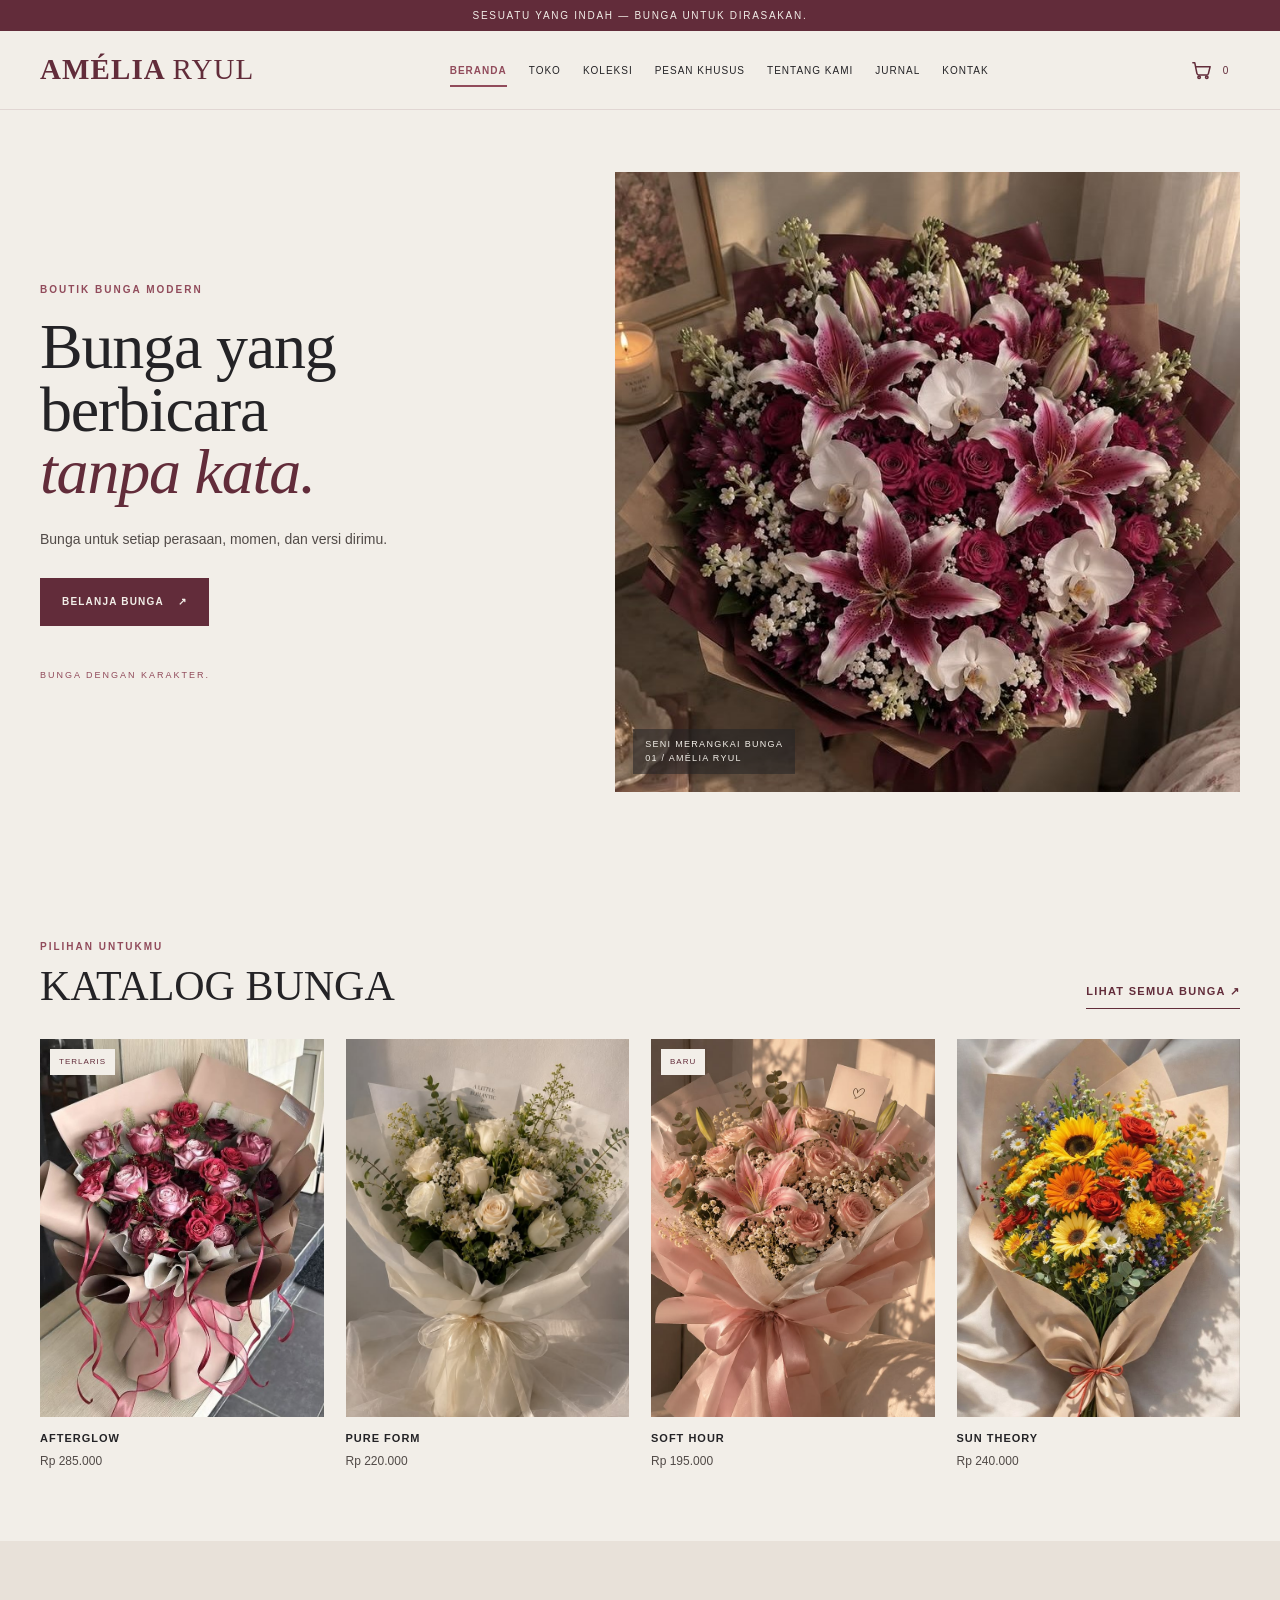
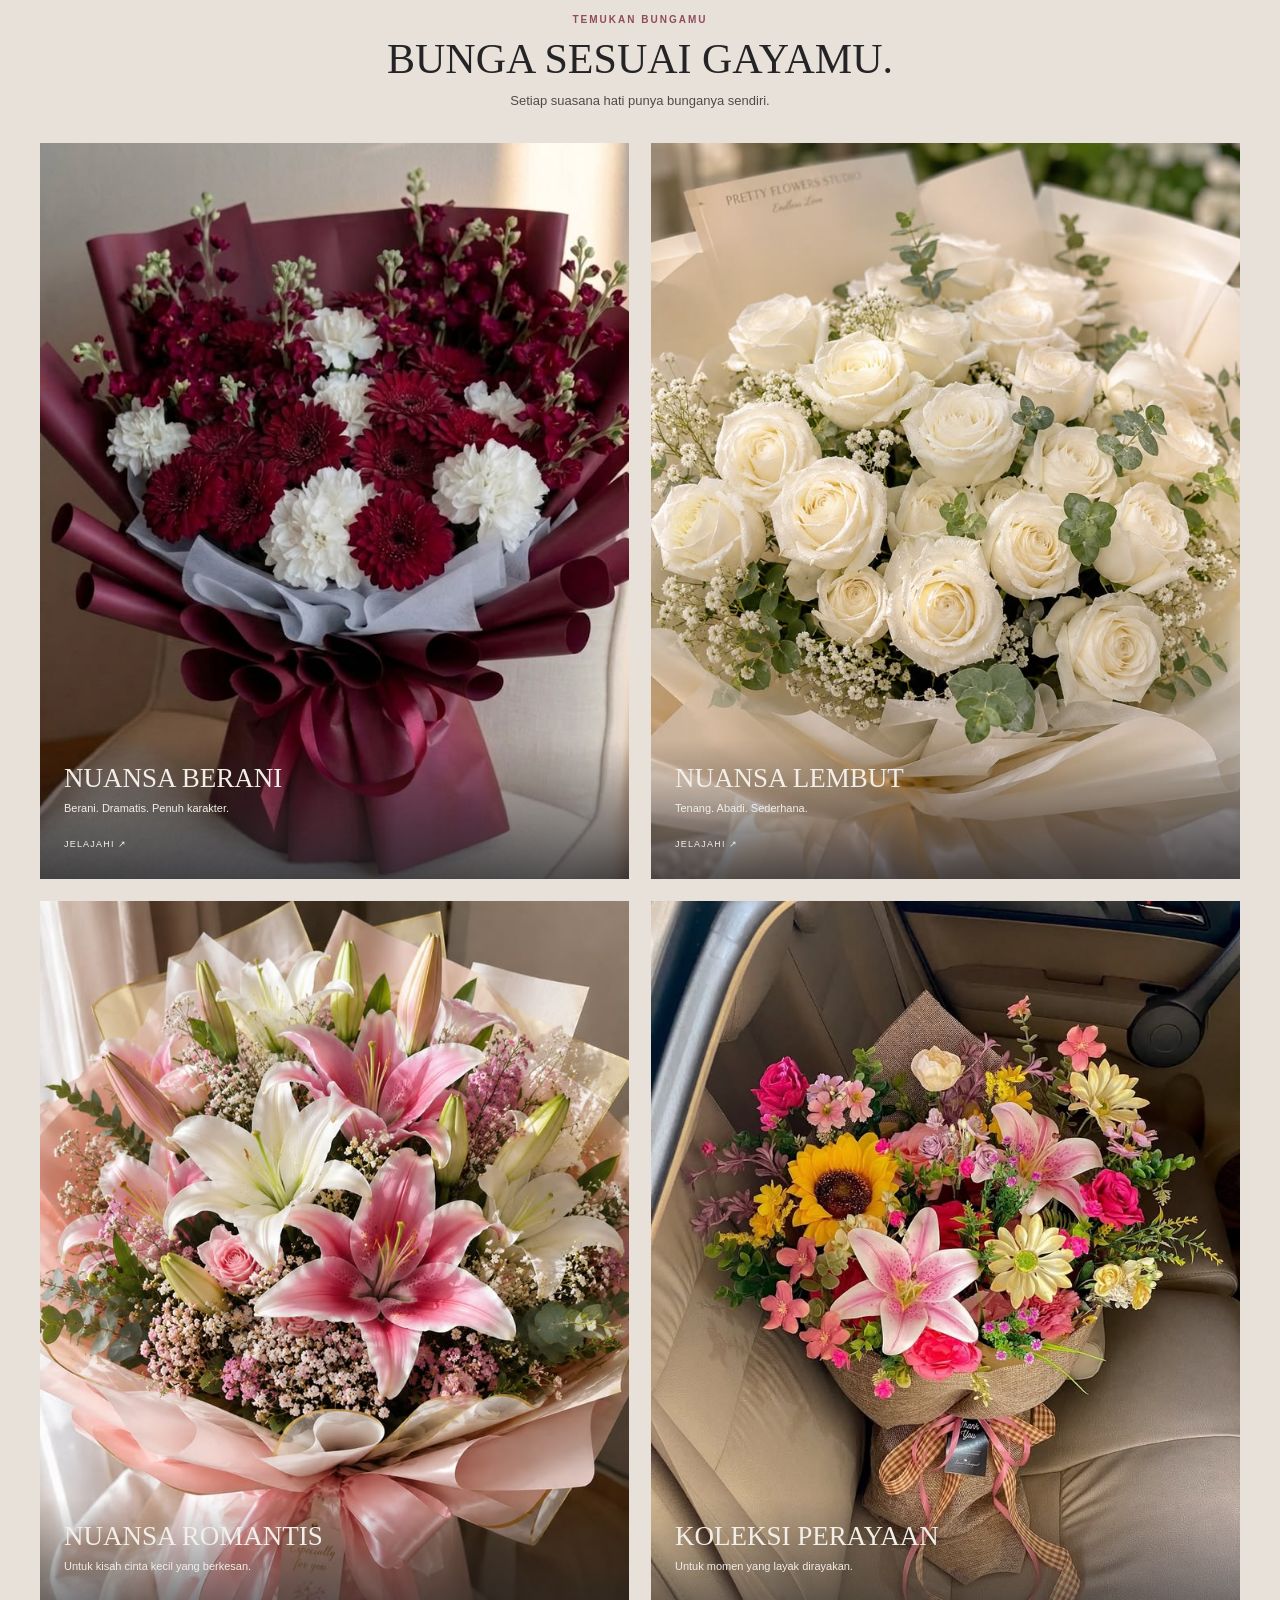
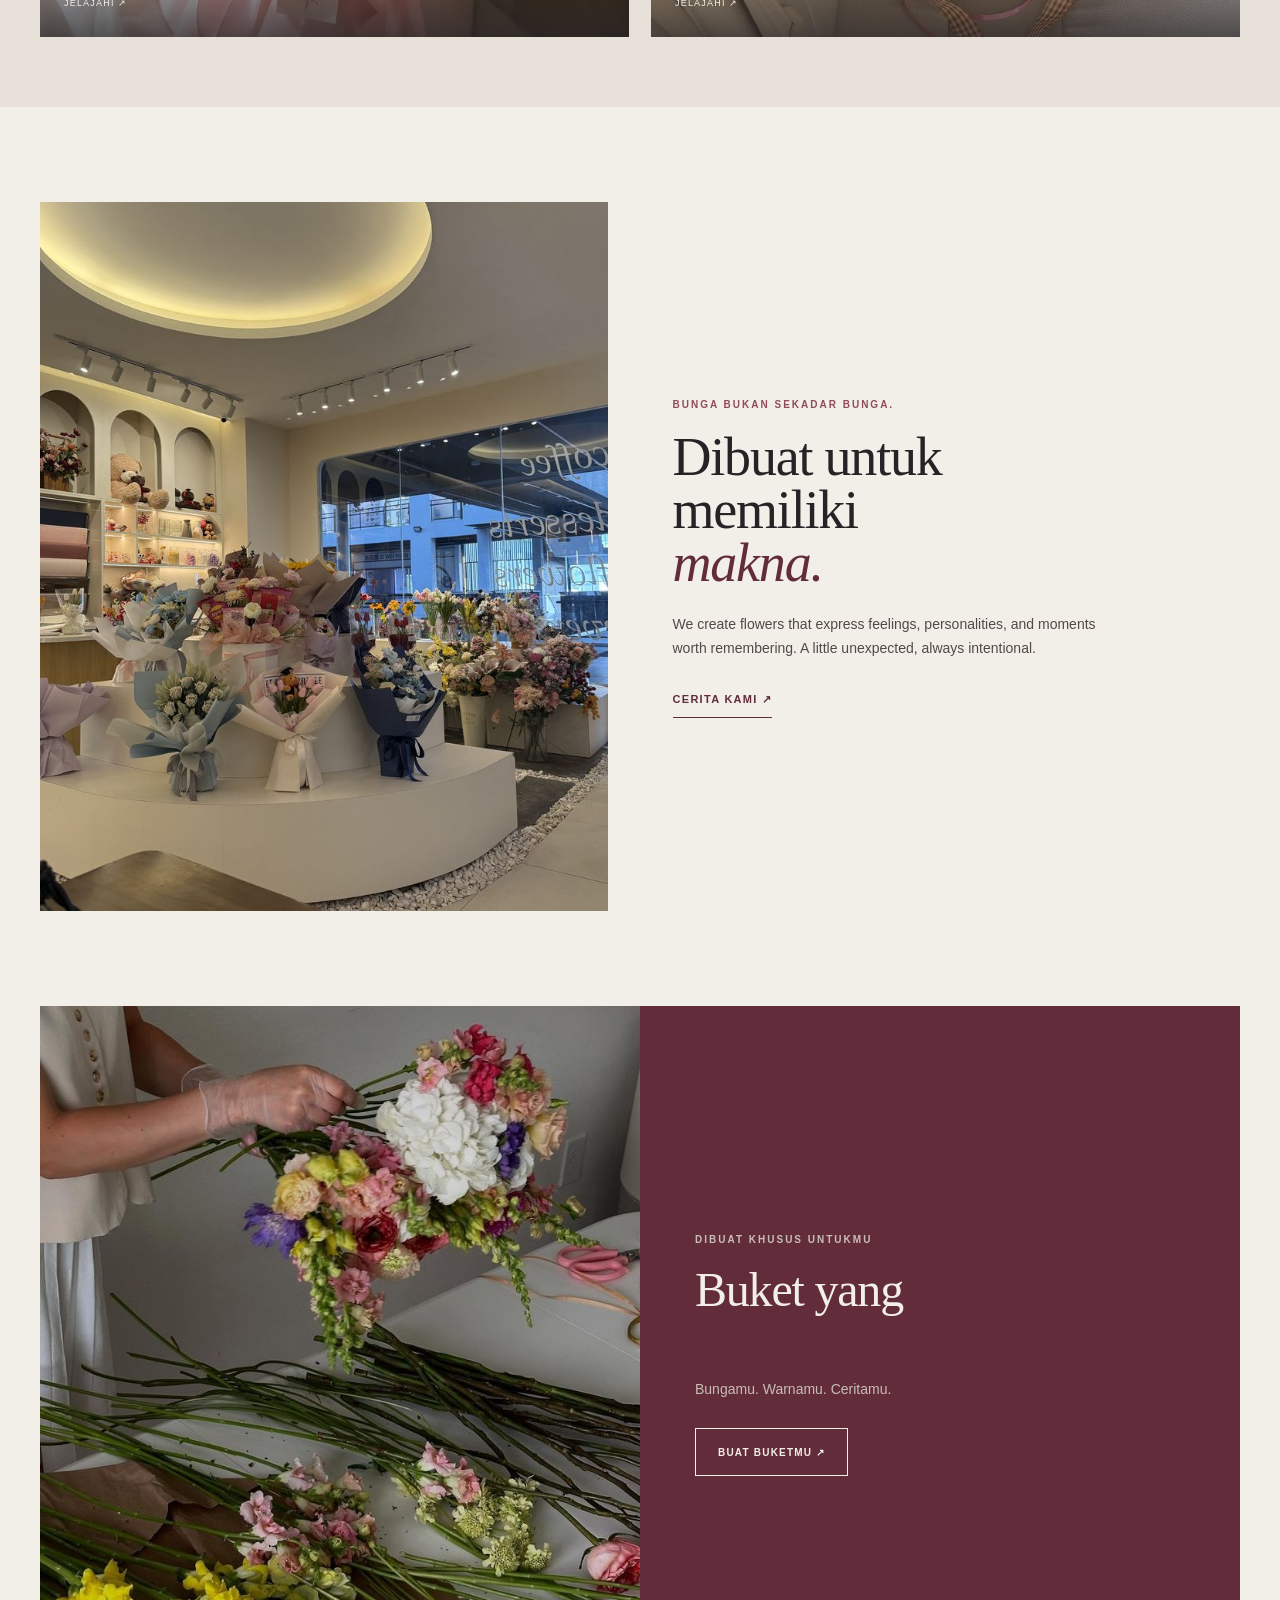
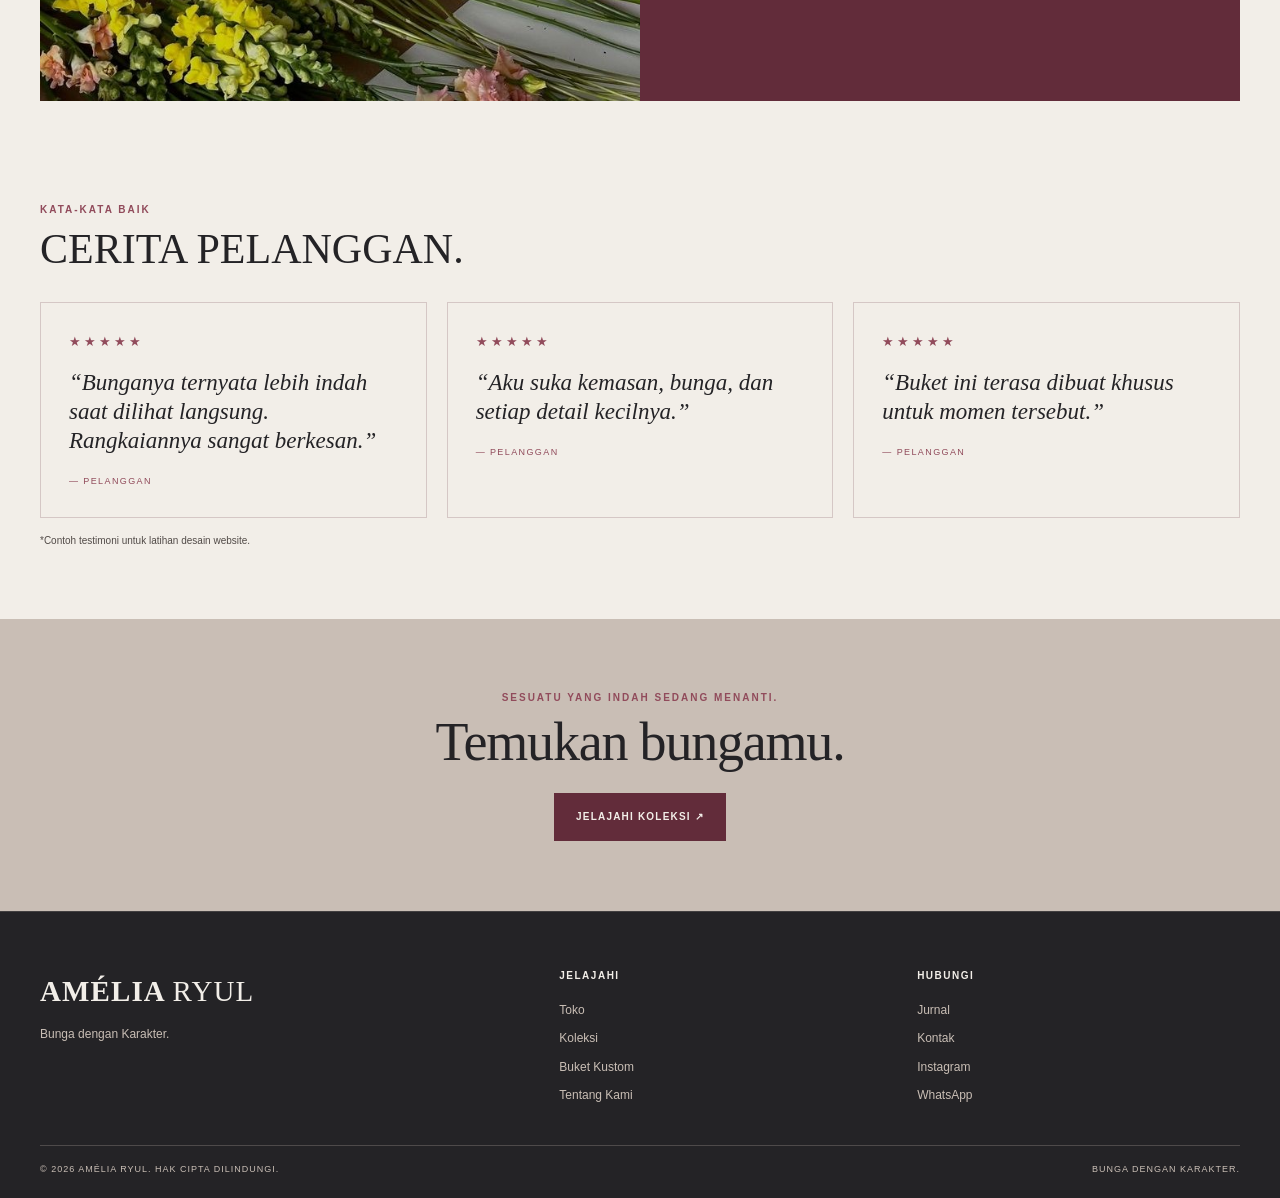
<file: index.html>
<!DOCTYPE html>
<html lang="id">
<head>
	<meta charset="utf-8"/>
	<meta content="width=device-width, initial-scale=1.0" name="viewport"/>
    <title>AMÉLIA RYUL | Bunga dengan Karakter</title>
    <meta content="AMÉLIA RYUL — Boutik bunga modern. Bunga untuk setiap perasaan dan momen." name="description"/>
    <link href="css/amelia_style.css" rel="stylesheet"/>
    <script defer="True" src="js/amelia_script.js"></script>
</head>
    <body>
        <!-- Bar pengumuman -->
        <div class="amelia_announcement">
            <p>SESUATU YANG INDAH — BUNGA UNTUK DIRASAKAN.</p>
        </div>

        <!-- Header dan navigasi -->
        <header class="amelia_header" id="amelia_header">
            <div class="amelia_container amelia_header_inner">
                <a aria-label="Beranda Amélia Ryul" class="amelia_logo" href="index.html">AMÉLIA <span>RYUL</span></a>

                <button aria-expanded="false" aria-label="Buka menu navigasi" class="amelia_menu_toggle" id="amelia_menu_toggle">
                    <span></span>
                    <span></span>
                </button>

                <nav aria-label="Navigasi utama" class="amelia_nav" id="amelia_nav">
                    <a class="amelia_nav_link amelia_active" href="index.html">BERANDA</a>
                    <a class="amelia_nav_link" href="shop.html">TOKO</a>
                    <a class="amelia_nav_link" href="collections.html">KOLEKSI</a>
                    <a class="amelia_nav_link" href="custom.html">PESAN KHUSUS</a>
                    <a class="amelia_nav_link" href="about.html">TENTANG KAMI</a>
                    <a class="amelia_nav_link" href="journal.html">JURNAL</a>
                    <a class="amelia_nav_link" href="contact.html">KONTAK</a>
                </nav>

                <button class="amelia_bag_link amelia_cart_open" id="amelia_cart_open" type="button" aria-label="Buka keranjang belanja" title="Keranjang belanja">
                    <svg class="amelia_cart_icon" viewBox="0 0 24 24" aria-hidden="true"><path d="M3 4h2l2.2 11.1a2 2 0 0 0 2 1.6h8.1a2 2 0 0 0 1.9-1.5L21 8H6"/><circle cx="9.5" cy="19" r="1.3"/><circle cx="17.5" cy="19" r="1.3"/></svg>
                    <span class="amelia_cart_count" id="amelia_cart_count">0</span>
                </button>
            </div>
        </header>

        <!-- Konten utama beranda -->
        <main id="amelia_main">
            <!-- Bagian utama -->
            <section class="amelia_hero amelia_container">
                <div class="amelia_hero_text">
                    <p class="amelia_eyebrow">BOUTIK BUNGA MODERN</p>
                    <h1>Bunga yang berbicara <em>tanpa kata.</em></h1>
                    <p class="amelia_hero_description">Bunga untuk setiap perasaan, momen, dan versi dirimu.</p>
                    <a class="amelia_button amelia_button_dark" href="shop.html">BELANJA BUNGA <span>&nearrow;</span></a>
                    <p class="amelia_hero_note">BUNGA DENGAN KARAKTER.</p>
                </div>

                <div class="amelia_hero_image_wrap">
                    <img alt="Rangkaian bunga editorial bernuansa burgundy dan ivory" class="amelia_hero_image" src="foto\beranda.jpeg"/>
                    <div class="amelia_image_label">SENI MERANGKAI BUNGA<br/>01 / AMÉLIA RYUL</div>
                </div>
            </section>

            <!-- Produk unggulan -->
            <section class="amelia_section amelia_container" id="amelia_featured">
                <div class="amelia_section_heading">
                    <div>
                        <p class="amelia_eyebrow">PILIHAN UNTUKMU</p>
                        <h2>KATALOG BUNGA</h2>
                    </div>
                    <a class="amelia_text_link" href="shop.html">LIHAT SEMUA BUNGA &nearrow;</a>
                </div>

                <div class="amelia_product_grid">
                    <article class="amelia_product_card">
                        <a class="amelia_product_image_link" href="product.html">
                            <img alt="Buket Afterglow bernuansa burgundy" src="foto\afterglow.jpeg"/>
                            <span class="amelia_product_badge">TERLARIS</span>
                        </a>
                        <div class="amelia_product_info">
                            <h3>AFTERGLOW</h3>
                            <p>Rp 285.000</p>
                        </div>
                    </article>

                    <article class="amelia_product_card">
                        <a class="amelia_product_image_link" href="product.html">
                            <img alt="Buket bunga calla lily putih Pure Form" src="foto\pureform.jpeg"/>
                        </a>
                        <div class="amelia_product_info">
                            <h3>PURE FORM</h3>
                            <p>Rp 220.000</p>
                        </div>
                    </article>

                    <article class="amelia_product_card">
                        <a class="amelia_product_image_link" href="product.html">
                            <img alt="Buket mawar merah muda Soft Hour" src="foto\softhour.jpeg"/>
                            <span class="amelia_product_badge">BARU</span>
                        </a>
                        <div class="amelia_product_info">
                            <h3>SOFT HOUR</h3>
                            <p>Rp 195.000</p>
                        </div>
                    </article>

                    <article class="amelia_product_card">
                        <a class="amelia_product_image_link" href="product.html">
                            <img alt="Buket bernuansa kuning dan oranye Sun Theory" src="foto\suntheory.jpeg"/>
                        </a>
                        <div class="amelia_product_info">
                            <h3>SUN THEORY</h3>
                            <p>Rp 240.000</p>
                        </div>
                    </article>
                </div>
            </section>

            <!-- Koleksi -->
            <section class="amelia_section amelia_collections_section">
                <div class="amelia_container">
                    <div class="amelia_section_heading amelia_heading_center">
                        <div>
                            <p class="amelia_eyebrow">TEMUKAN BUNGAMU</p>
                            <h2>BUNGA SESUAI GAYAMU.</h2>
                            <p class="amelia_section_intro">Setiap suasana hati punya bunganya sendiri.</p>
                        </div>
                    </div>

                    <div class="amelia_collection_grid">
                        <a class="amelia_collection_card" href="collections.html">
                            <img alt="Burgundy flowers from Nuansa Berani" src="foto\burgundy.jpeg"/>
                            <div class="amelia_collection_overlay">
                                <h3>NUANSA BERANI</h3>
                                <p>Berani. Dramatis. Penuh karakter.</p>
                                <span>JELAJAHI &nearrow;</span>
                            </div>
                        </a>

                        <a class="amelia_collection_card" href="collections.html">
                            <img alt="Ivory flowers from Nuansa Lembut" src="foto\ivory.jpeg"/>
                            <div class="amelia_collection_overlay">
                                <h3>NUANSA LEMBUT</h3>
                                <p>Tenang. Abadi. Sederhana.</p>
                                <span>JELAJAHI &nearrow;</span>
                            </div>
                        </a>

                        <a class="amelia_collection_card" href="collections.html">
                            <img alt="Pink flowers from Nuansa Romantis" src="foto\pink.jpeg"/>
                            <div class="amelia_collection_overlay">
                                <h3>NUANSA ROMANTIS</h3>
                                <p>Untuk kisah cinta kecil yang berkesan.</p>
                                <span>JELAJAHI &nearrow;</span>
                            </div>
                        </a>

                        <a class="amelia_collection_card" href="collections.html">
                            <img alt="Bunga warna-warni dari koleksi Perayaan" src="foto\mix.jpeg"/>
                            <div class="amelia_collection_overlay">
                                <h3>KOLEKSI PERAYAAN</h3>
                                <p>Untuk momen yang layak dirayakan.</p>
                                <span>JELAJAHI &nearrow;</span>
                            </div>
                        </a>
                    </div>
                </div>
            </section>

            <!-- Cerita merek -->
            <section class="amelia_story_section amelia_container">
                <div class="amelia_story_image">
                    <img alt="Rangkaian bunga artistik di studio" src="foto\studio.jpeg"/>
                </div>

                <div class="amelia_story_content">
                    <p class="amelia_eyebrow">BUNGA BUKAN SEKADAR BUNGA.</p>
                    <h2>Dibuat untuk memiliki <em>makna.</em></h2>
                    <p>We create flowers that express feelings, personalities, and moments worth remembering. A little unexpected, always intentional.</p>
                    <a class="amelia_text_link" href="about.html">CERITA KAMI &nearrow;</a>
                </div>
            </section>

            <!-- Ajakan buket kustom -->
            <section class="amelia_custom_cta amelia_container">
                <div class="amelia_custom_cta_image">
                    <img alt="Inspirasi rangkaian bunga kustom" src="foto\inspirasi.jpeg"/>
                </div>

                <div class="amelia_custom_cta_content">
                    <p class="amelia_eyebrow">DIBUAT KHUSUS UNTUKMU</p>
                    <h2>Buket yang <em>mencerminkan dirimu.</em></h2>
                    <p>Bungamu. Warnamu. Ceritamu.</p>
                    <a class="amelia_button amelia_button_light" href="custom.html">BUAT BUKETMU &nearrow;</a>
                </div>
            </section>

            <!-- Testimoni -->
            <section class="amelia_section amelia_container amelia_testimonials">
                <div class="amelia_section_heading">
                    <div>
                        <p class="amelia_eyebrow">KATA-KATA BAIK</p>
                        <h2>CERITA PELANGGAN.</h2>
                    </div>
                </div>

                <div class="amelia_testimonial_grid">
                    <article class="amelia_testimonial_card">
                        <p aria-label="5 out of 5 stars" class="amelia_stars">&starf;&starf;&starf;&starf;&starf;</p>
                        <blockquote>“Bunganya ternyata lebih indah saat dilihat langsung. Rangkaiannya sangat berkesan.”</blockquote>
                        <p class="amelia_customer">&mdash; PELANGGAN</p>
                    </article>

                    <article class="amelia_testimonial_card">
                        <p aria-label="5 out of 5 stars" class="amelia_stars">&starf;&starf;&starf;&starf;&starf;</p>
                        <blockquote>“Aku suka kemasan, bunga, dan setiap detail kecilnya.”</blockquote>
                        <p class="amelia_customer">&mdash; PELANGGAN</p>
                    </article>

                    <article class="amelia_testimonial_card">
                        <p aria-label="5 out of 5 stars" class="amelia_stars">&starf;&starf;&starf;&starf;&starf;</p>
                        <blockquote>“Buket ini terasa dibuat khusus untuk momen tersebut.”</blockquote>
                        <p class="amelia_customer">&mdash; PELANGGAN</p>
                    </article>
                </div>

                <p class="amelia_testimonial_note">*Contoh testimoni untuk latihan desain website.</p>
            </section>

            <!-- Ajakan terakhir -->
            <section class="amelia_final_cta">
                <div class="amelia_container">
                    <p class="amelia_eyebrow">SESUATU YANG INDAH SEDANG MENANTI.</p>
                    <h2>Temukan bungamu.</h2>
                    <a class="amelia_button amelia_button_dark" href="shop.html">JELAJAHI KOLEKSI &nearrow;</a>
                </div>
            </section>
        </main>

        <!-- Footer -->
        <footer class="amelia_footer">
            <div class="amelia_container amelia_footer_grid">
                <div class="amelia_footer_brand">
                    <a class="amelia_logo amelia_logo_footer" href="index.html">AMÉLIA <span>RYUL</span></a>
                    <p>Bunga dengan Karakter.</p>
                </div>

                <div class="amelia_footer_column">
                    <h2>JELAJAHI</h2>
                    <a href="shop.html">Toko</a>
                    <a href="collections.html">Koleksi</a>
                    <a href="custom.html">Buket Kustom</a>
                    <a href="about.html">Tentang Kami</a>
                </div>

                <div class="amelia_footer_column">
                    <h2>HUBUNGI</h2>
                    <a href="journal.html">Jurnal</a>
                    <a href="contact.html">Kontak</a>
                    <a aria-label="Instagram link" href="#">Instagram</a>
                    <a aria-label="WhatsApp link" href="#">WhatsApp</a>
                </div>
            </div>

            <div class="amelia_container amelia_footer_bottom">
                <p>&copy; 2026 AMÉLIA RYUL. HAK CIPTA DILINDUNGI.</p>
                <p>BUNGA DENGAN KARAKTER.</p>
            </div>
        </footer>
    </body>
</html>
</file>
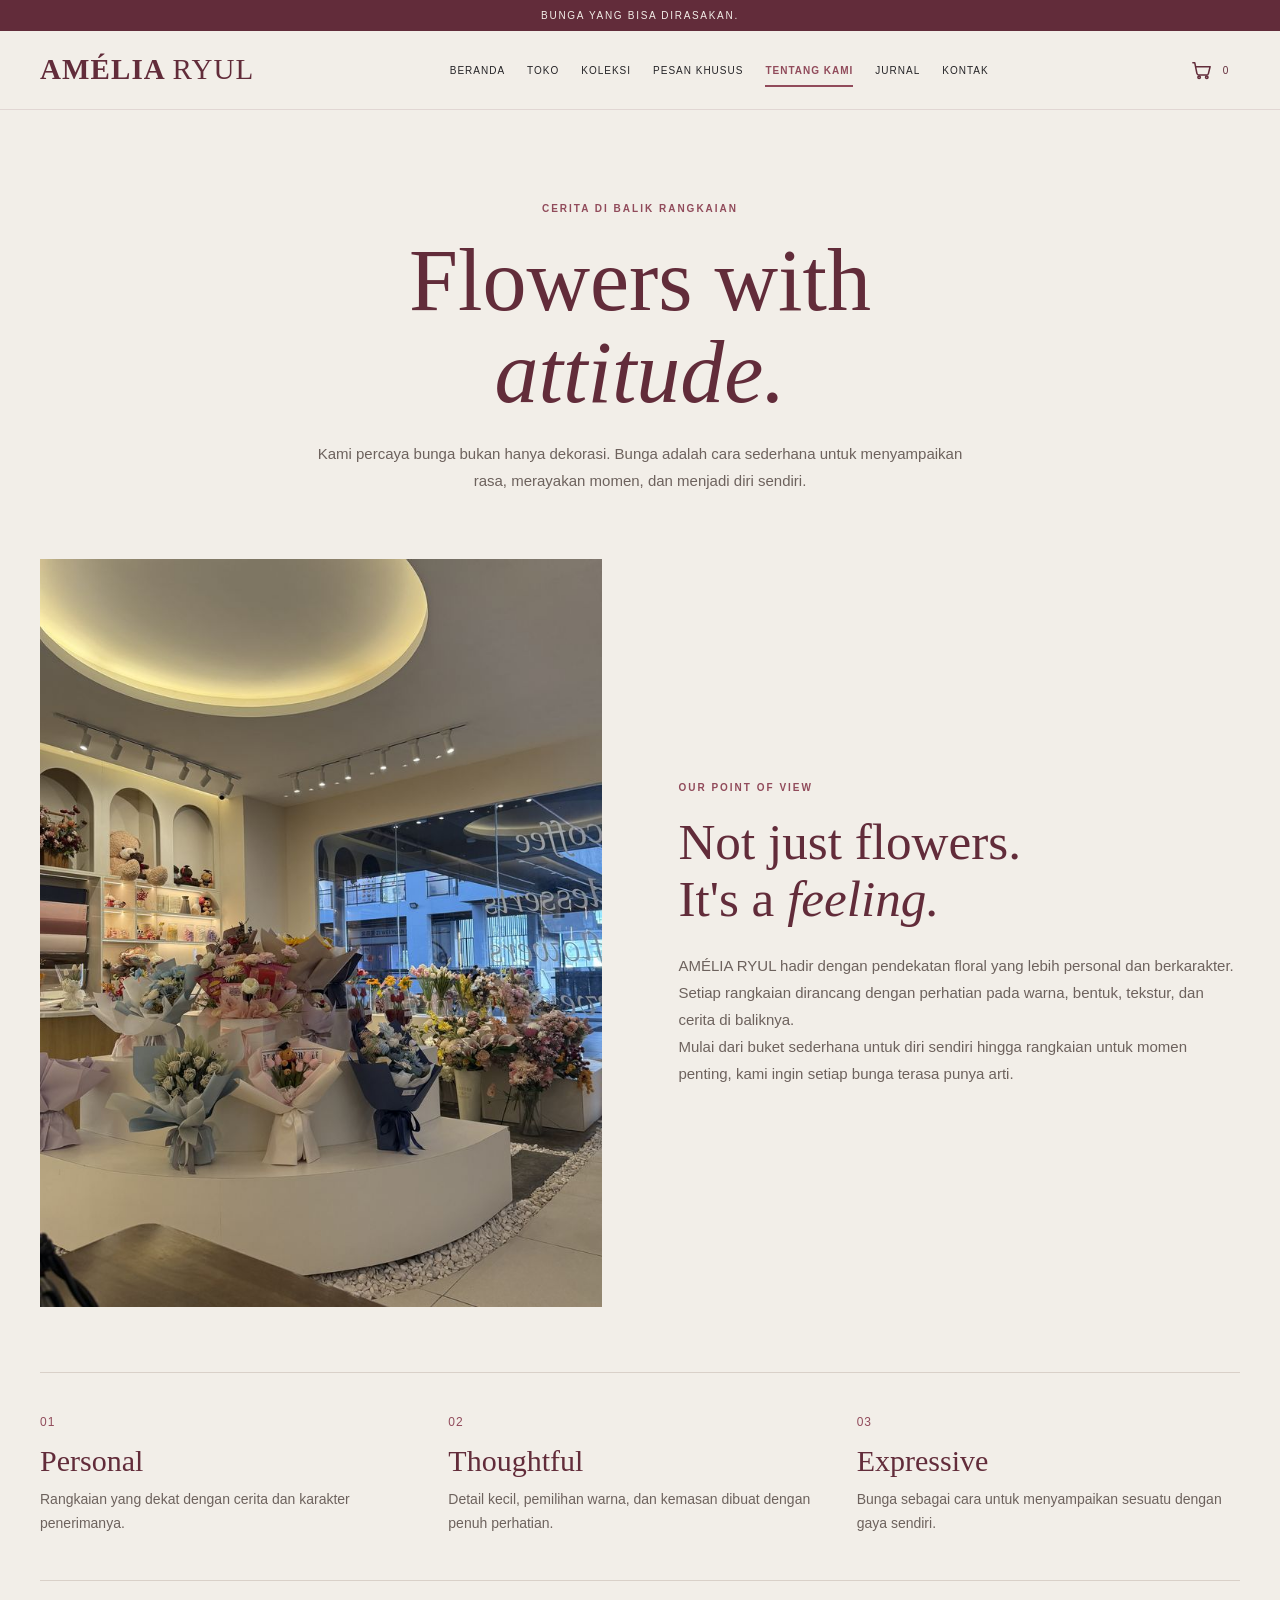
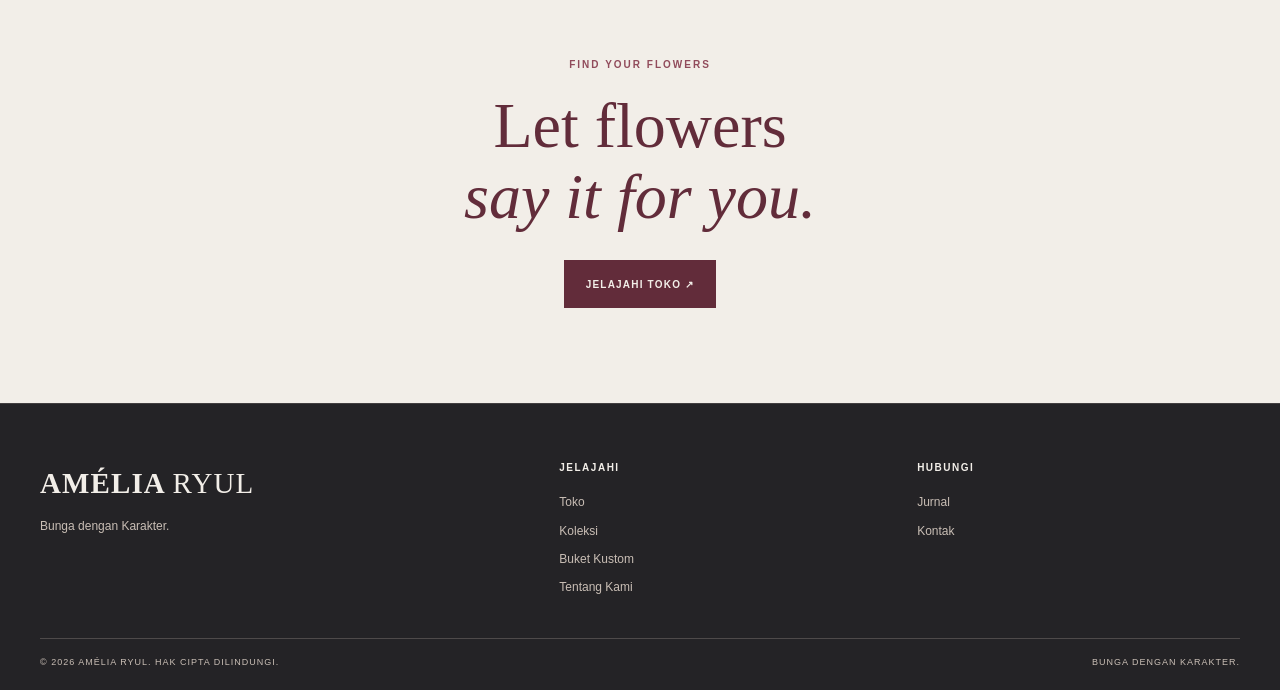
<file: about.html>
<!DOCTYPE html>
<html lang="id">
    <head>
        <meta charset="utf-8"/>
        <meta content="width=device-width, initial-scale=1.0" name="viewport"/>
        <title>Tentang Kami | AMÉLIA RYUL</title>
        <link href="css/amelia_style.css" rel="stylesheet"/>
        <script defer="True" src="js/amelia_script.js">
        </script>
    </head>

    <body>
        <!-- Bar pengumuman -->
        <div class="amelia_announcement">
            <p>BUNGA YANG BISA DIRASAKAN.</p>
        </div>

        <!-- Header dan navigasi -->
        <header class="amelia_header" id="amelia_header">
            <div class="amelia_container amelia_header_inner">
                <a class="amelia_logo" href="index.html">AMÉLIA <span>RYUL</span></a>

                <button aria-expanded="false" aria-label="Buka menu navigasi" class="amelia_menu_toggle" id="amelia_menu_toggle">
                    <span></span>
                    <span></span>
                </button>

                <nav aria-label="Navigasi utama" class="amelia_nav" id="amelia_nav">
                    <a class="amelia_nav_link" href="index.html">BERANDA</a>
                    <a class="amelia_nav_link" href="shop.html">TOKO</a>
                    <a class="amelia_nav_link" href="collections.html">KOLEKSI</a>
                    <a class="amelia_nav_link" href="custom.html">PESAN KHUSUS</a>
                    <a class="amelia_nav_link amelia_active" href="about.html">TENTANG KAMI</a>
                    <a class="amelia_nav_link" href="journal.html">JURNAL</a>
                    <a class="amelia_nav_link" href="contact.html">KONTAK</a>
                </nav>

                <button class="amelia_bag_link amelia_cart_open" id="amelia_cart_open" type="button" aria-label="Buka keranjang belanja" title="Keranjang belanja">
                    <svg class="amelia_cart_icon" viewBox="0 0 24 24" aria-hidden="true"><path d="M3 4h2l2.2 11.1a2 2 0 0 0 2 1.6h8.1a2 2 0 0 0 1.9-1.5L21 8H6"/><circle cx="9.5" cy="19" r="1.3"/><circle cx="17.5" cy="19" r="1.3"/></svg>
                    <span class="amelia_cart_count" id="amelia_cart_count">0</span>
                </button>
            </div>
        </header>

        <!-- Konten utama -->
        <main id="amelia_main">
            <!-- Hero tentang kami -->
            <section class="amelia_about_hero amelia_container">
                <p class="amelia_eyebrow">CERITA DI BALIK RANGKAIAN</p>

                <h1>
                    Flowers with
                    <br/>
                    <em>attitude.</em>
                </h1>

                <p>
                    Kami percaya bunga bukan hanya dekorasi. Bunga adalah cara sederhana untuk menyampaikan rasa, merayakan momen, dan menjadi diri sendiri.
                </p>
            </section>

            <!-- Cerita brand -->
            <section class="amelia_about_split amelia_container">
                <div class="amelia_about_photo">
                    <img alt="Rangkaian bunga dan suasana studio AMÉLIA RYUL" src="foto\studio.jpeg"/>
                </div>

                <div class="amelia_about_text">
                    <p class="amelia_eyebrow">OUR POINT OF VIEW</p>

                    <h2>
                        Not just flowers.
                        <br/>
                        It's a <em>feeling.</em>
                    </h2>

                    <p>
                        AMÉLIA RYUL hadir dengan pendekatan floral yang lebih personal dan berkarakter. Setiap rangkaian dirancang dengan perhatian pada warna, bentuk, tekstur, dan cerita di baliknya.
                    </p>

                    <p>
                        Mulai dari buket sederhana untuk diri sendiri hingga rangkaian untuk momen penting, kami ingin setiap bunga terasa punya arti.
                    </p>
                </div>
            </section>

            <!-- Nilai brand -->
            <section class="amelia_about_values amelia_container">
                <div>
                    <span>01</span>
                    <h3>Personal</h3>
                    <p>Rangkaian yang dekat dengan cerita dan karakter penerimanya.</p>
                </div>

                <div>
                    <span>02</span>
                    <h3>Thoughtful</h3>
                    <p>Detail kecil, pemilihan warna, dan kemasan dibuat dengan penuh perhatian.</p>
                </div>

                <div>
                    <span>03</span>
                    <h3>Expressive</h3>
                    <p>Bunga sebagai cara untuk menyampaikan sesuatu dengan gaya sendiri.</p>
                </div>
            </section>

            <!-- Call to action -->
            <section class="amelia_about_cta">
                <p class="amelia_eyebrow">FIND YOUR FLOWERS</p>

                <h2>
                    Let flowers
                    <br/>
                    <em>say it for you.</em>
                </h2>

                <a class="amelia_button amelia_button_dark" href="shop.html">JELAJAHI TOKO &nearrow;</a>
            </section>
        </main>

        <!-- Footer -->
        <footer class="amelia_footer">
            <div class="amelia_container amelia_footer_grid">
                <!-- Identitas brand -->
                <div class="amelia_footer_brand">
                    <a class="amelia_logo amelia_logo_footer" href="index.html">AMÉLIA <span>RYUL</span></a>
                    <p>Bunga dengan Karakter.</p>
                </div>

                <!-- Navigasi footer -->
                <div class="amelia_footer_column">
                    <h2>JELAJAHI</h2>
                    <a href="shop.html">Toko</a>
                    <a href="collections.html">Koleksi</a>
                    <a href="custom.html">Buket Kustom</a>
                    <a href="about.html">Tentang Kami</a>
                </div>

                <!-- Kontak footer -->
                <div class="amelia_footer_column">
                    <h2>HUBUNGI</h2>
                    <a href="journal.html">Jurnal</a>
                    <a href="contact.html">Kontak</a>
                </div>
            </div>

            <!-- Footer bagian bawah -->
            <div class="amelia_container amelia_footer_bottom">
                <p>&copy; 2026 AMÉLIA RYUL. HAK CIPTA DILINDUNGI.</p>
                <p>BUNGA DENGAN KARAKTER.</p>
            </div>
        </footer>
    </body>
</html>
</file>
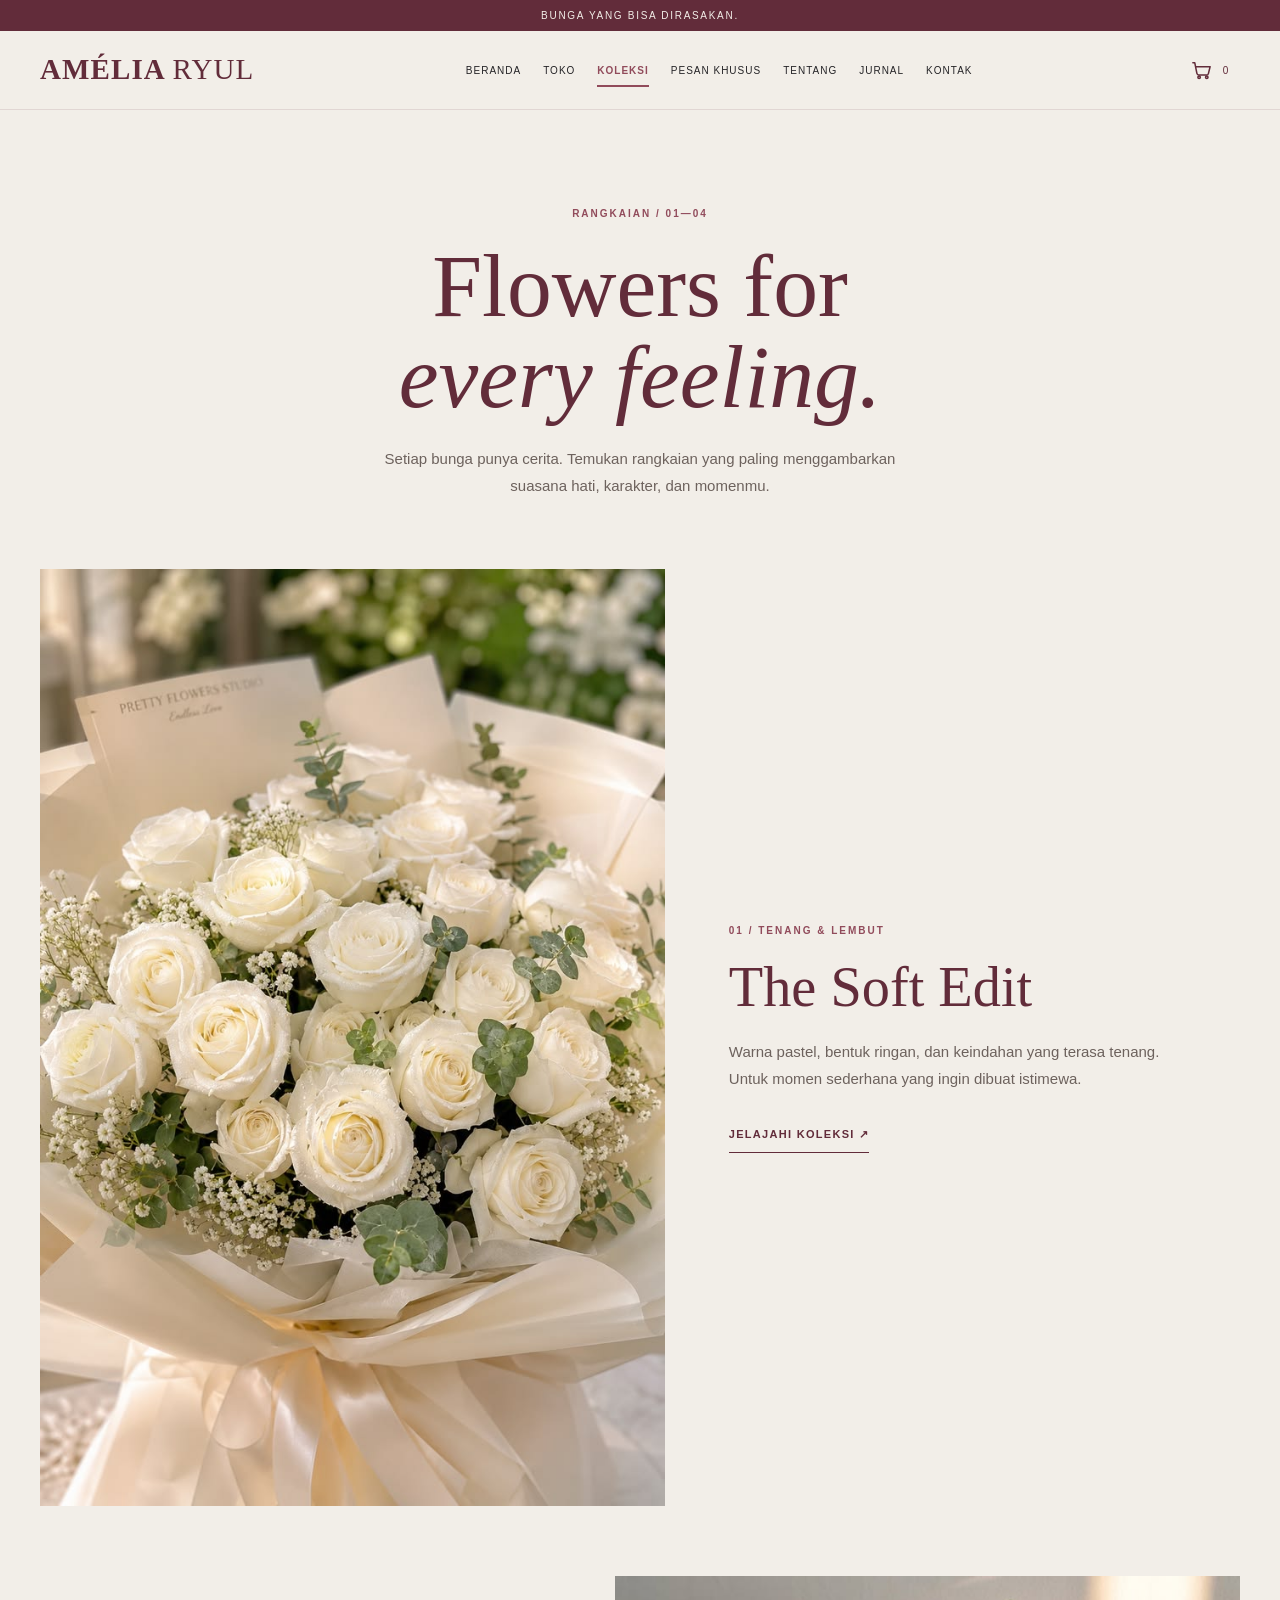
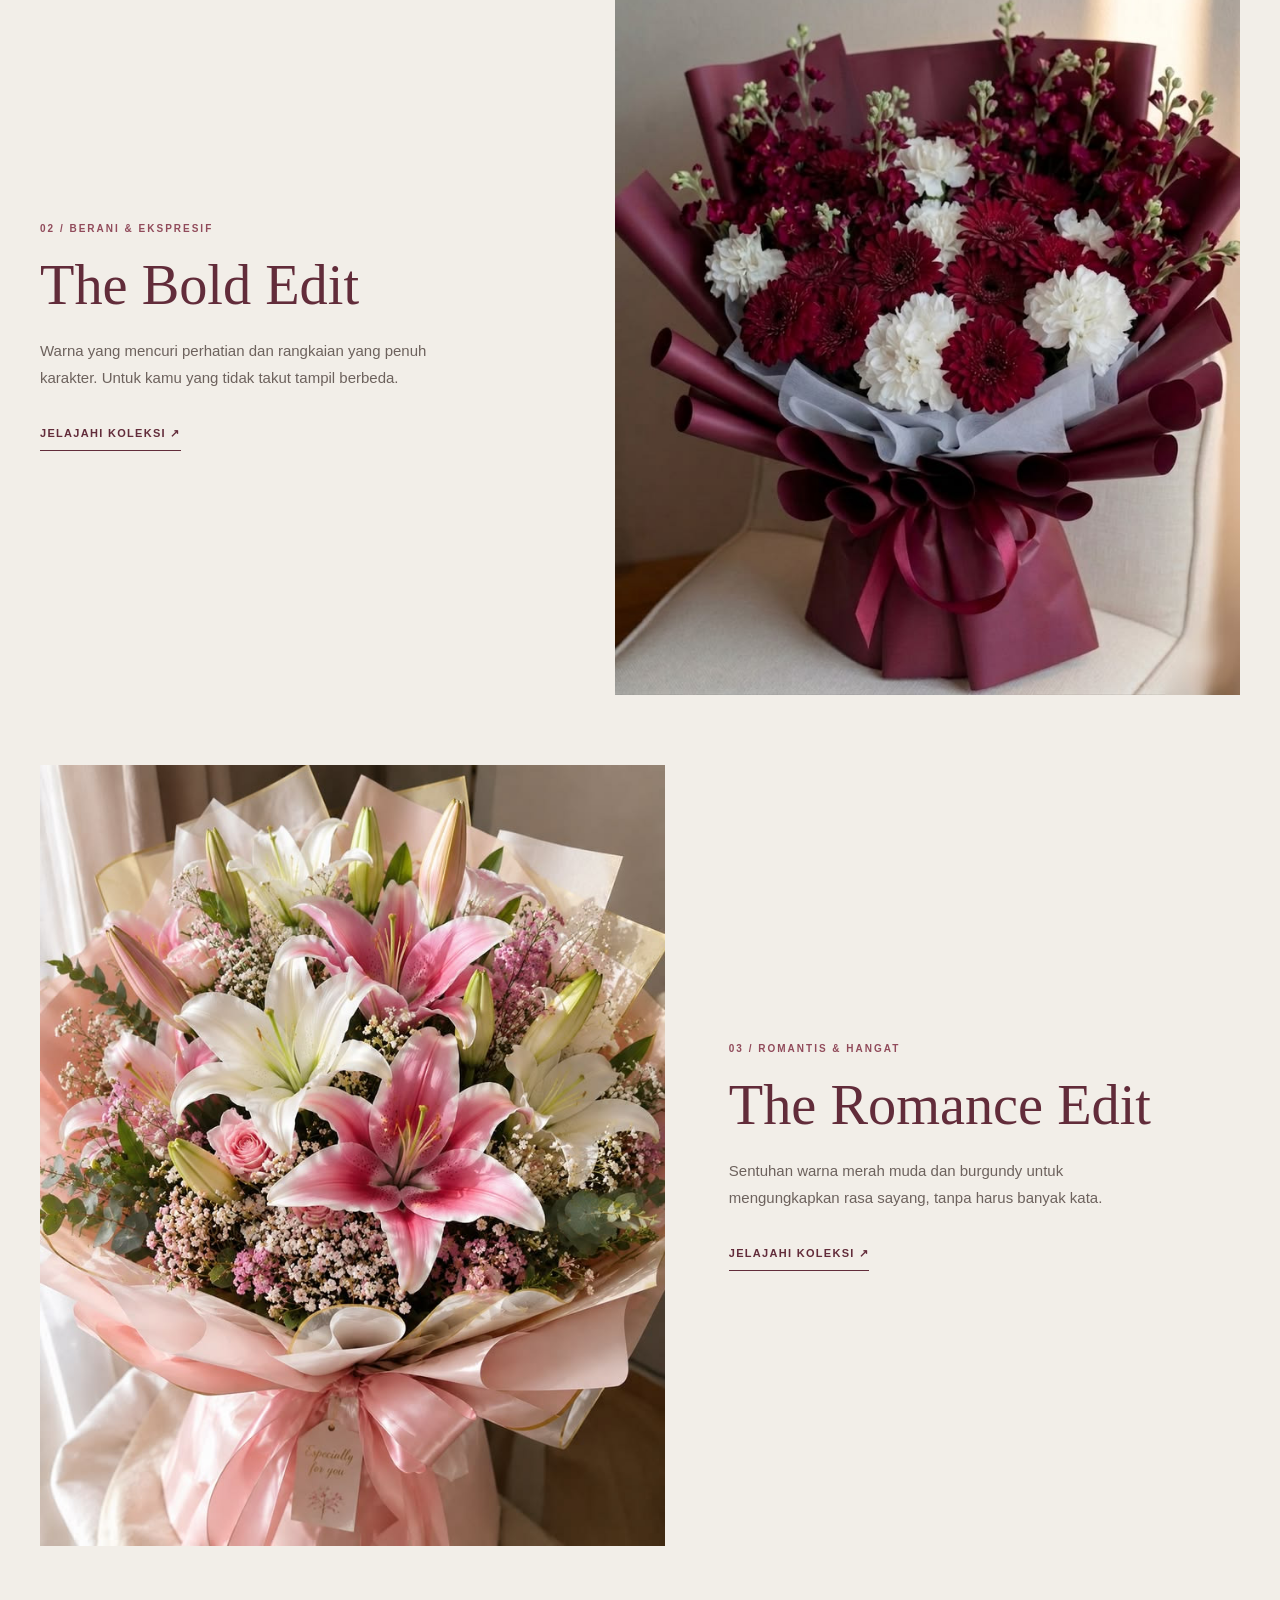
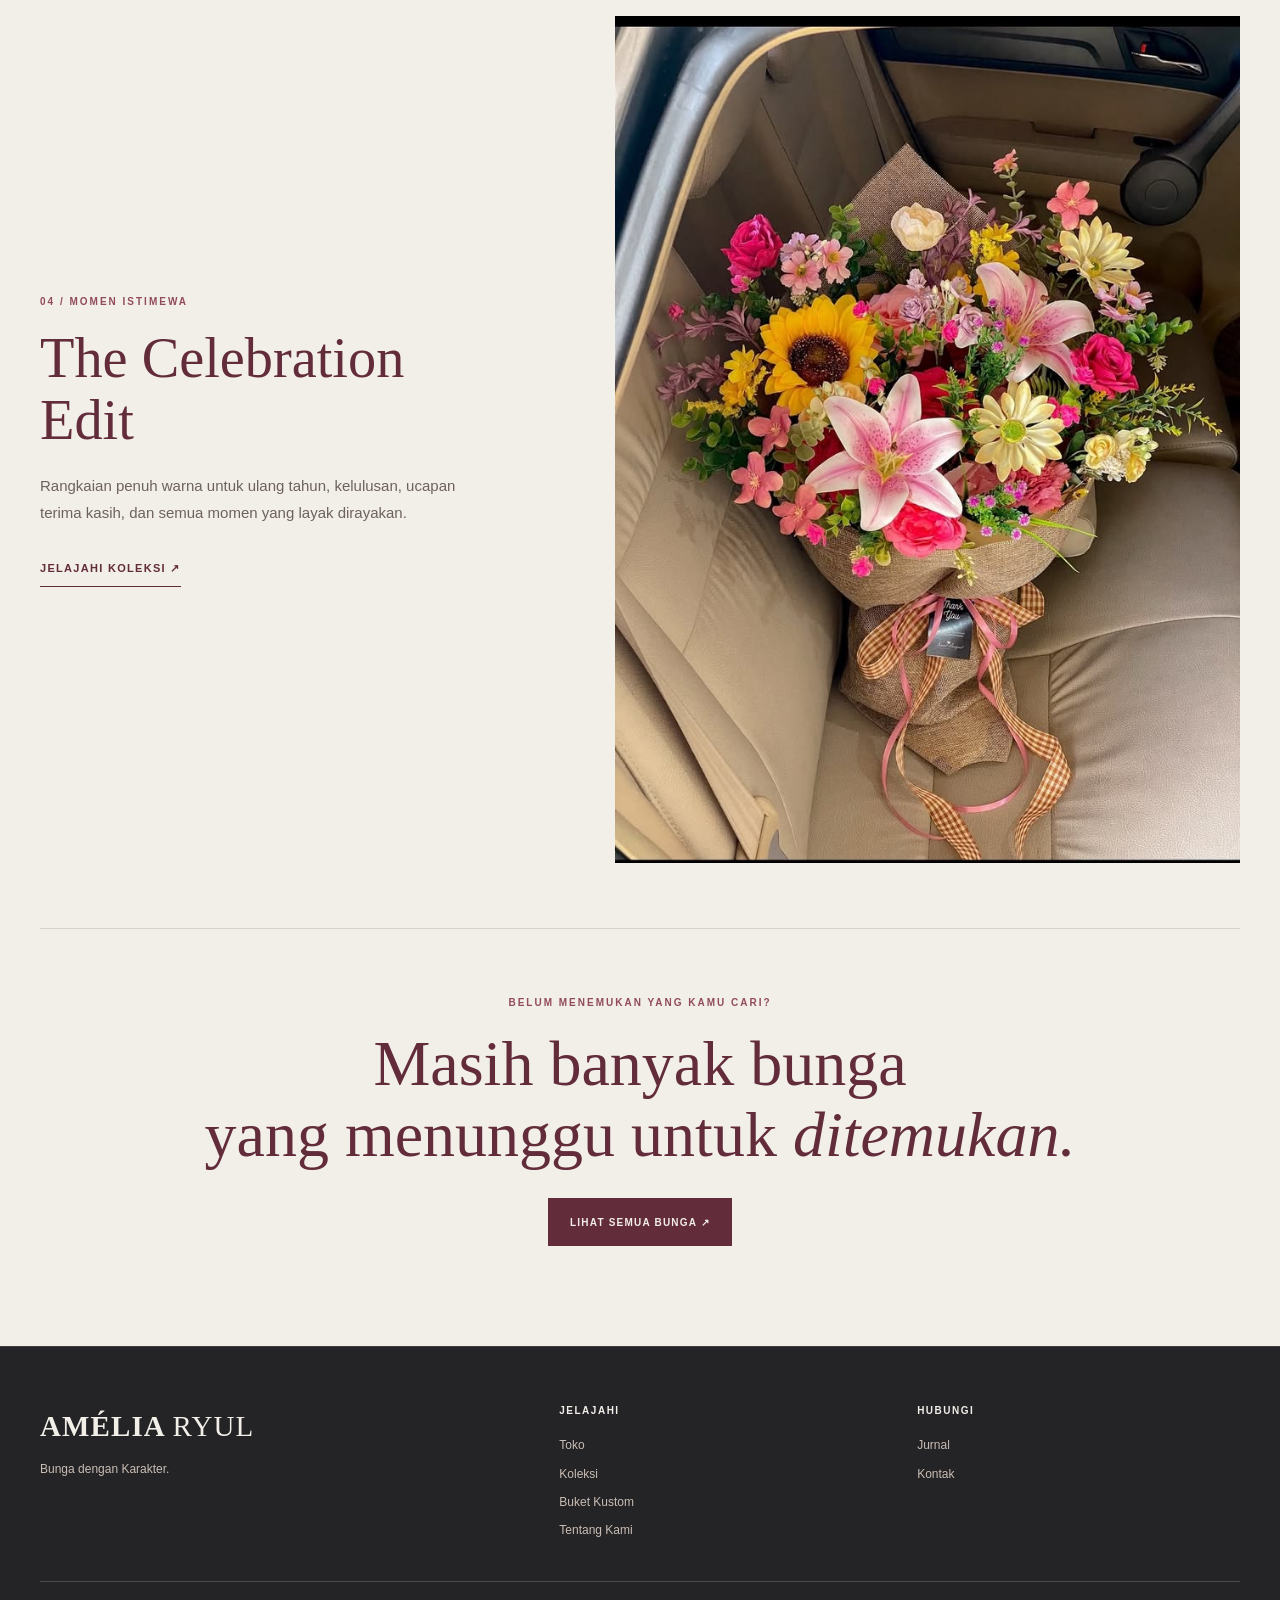
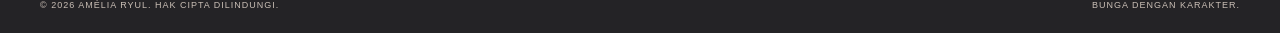
<file: collections.html>
<!DOCTYPE html>
<html lang="id">
    <head>
        <meta charset="utf-8"/>
        <meta content="width=device-width, initial-scale=1.0" name="viewport"/>
        <title>Koleksi Bunga | AMÉLIA RYUL</title>
        <link href="css/amelia_style.css" rel="stylesheet"/>
        <script defer="True" src="js/amelia_script.js"></script>
    </head>
    <body>
        <!-- Bar pengumuman -->
        <div class="amelia_announcement">
            <p>BUNGA YANG BISA DIRASAKAN.</p>
        </div>

        <!-- Header dan navigasi -->
        <header class="amelia_header" id="amelia_header">
            <div class="amelia_container amelia_header_inner">
                <a class="amelia_logo" href="index.html">AMÉLIA <span>RYUL</span></a>

                <button aria-expanded="false" aria-label="Buka menu navigasi" class="amelia_menu_toggle" id="amelia_menu_toggle">
                    <span></span>
                    <span></span>
                </button>

                <nav aria-label="Navigasi utama" class="amelia_nav" id="amelia_nav">
                    <a class="amelia_nav_link" href="index.html">BERANDA</a>
                    <a class="amelia_nav_link" href="shop.html">TOKO</a>
                    <a class="amelia_nav_link amelia_active" href="collections.html">KOLEKSI</a>
                    <a class="amelia_nav_link" href="custom.html">PESAN KHUSUS</a>
                    <a class="amelia_nav_link" href="about.html">TENTANG</a>
                    <a class="amelia_nav_link" href="journal.html">JURNAL</a>
                    <a class="amelia_nav_link" href="contact.html">KONTAK</a>
                </nav>

                <button class="amelia_bag_link amelia_cart_open" id="amelia_cart_open" type="button" aria-label="Buka keranjang belanja" title="Keranjang belanja">
                    <svg class="amelia_cart_icon" viewBox="0 0 24 24" aria-hidden="true"><path d="M3 4h2l2.2 11.1a2 2 0 0 0 2 1.6h8.1a2 2 0 0 0 1.9-1.5L21 8H6"/><circle cx="9.5" cy="19" r="1.3"/><circle cx="17.5" cy="19" r="1.3"/></svg>
                    <span class="amelia_cart_count" id="amelia_cart_count">0</span>
                </button>
            </div>
        </header>

        <!-- Pengantar koleksi -->
        <main>
            <section class="amelia_collections_intro amelia_container">
                <p class="amelia_eyebrow">RANGKAIAN / 01&mdash;04</p>

                <h1>
                    Flowers for
                    <br/>
                    <em>every feeling.</em>
                </h1>

                <p>
                    Setiap bunga punya cerita. Temukan rangkaian yang paling menggambarkan
                    suasana hati, karakter, dan momenmu.
                </p>
            </section>

            <!-- Daftar kategori koleksi -->
            <section class="amelia_collection_list amelia_container">
                <article class="amelia_collection_feature amelia_collection_soft">
                    <a class="amelia_collection_image" href="shop.html">
                        <img alt="Koleksi bunga bernuansa lembut" src="foto\ivory.jpeg"/>
                    </a>

                    <div class="amelia_collection_copy">
                        <p class="amelia_eyebrow">01 / TENANG &amp; LEMBUT</p>
                        <h2>The Soft Edit</h2>

                        <p>
                            Warna pastel, bentuk ringan, dan keindahan yang terasa tenang.
                            Untuk momen sederhana yang ingin dibuat istimewa.
                        </p>

                        <a class="amelia_text_link" href="shop.html">JELAJAHI KOLEKSI &nearrow;</a>
                    </div>
                </article>

                <article class="amelia_collection_feature amelia_collection_bold">
                    <a class="amelia_collection_image" href="shop.html">
                        <img alt="Koleksi bunga dengan warna berani" src="foto\burgundy.jpeg"/>
                    </a>

                    <div class="amelia_collection_copy">
                        <p class="amelia_eyebrow">02 / BERANI &amp; EKSPRESIF</p>
                        <h2>The Bold Edit</h2>

                        <p>
                            Warna yang mencuri perhatian dan rangkaian yang penuh karakter.
                            Untuk kamu yang tidak takut tampil berbeda.
                        </p>

                        <a class="amelia_text_link" href="shop.html">JELAJAHI KOLEKSI &nearrow;</a>
                    </div>
                </article>

                <article class="amelia_collection_feature amelia_collection_romance">
                    <a class="amelia_collection_image" href="shop.html">
                        <img alt="Koleksi bunga romantis" src="foto\pink.jpeg"/>
                    </a>

                    <div class="amelia_collection_copy">
                        <p class="amelia_eyebrow">03 / ROMANTIS &amp; HANGAT</p>
                        <h2>The Romance Edit</h2>

                        <p>
                            Sentuhan warna merah muda dan burgundy untuk mengungkapkan
                            rasa sayang, tanpa harus banyak kata.
                        </p>

                        <a class="amelia_text_link" href="shop.html">JELAJAHI KOLEKSI &nearrow;</a>
                    </div>
                </article>

                <article class="amelia_collection_feature amelia_collection_celebration">
                    <a class="amelia_collection_image" href="shop.html">
                        <img alt="Koleksi bunga untuk perayaan" src="foto\mix.jpeg"/>
                    </a>

                    <div class="amelia_collection_copy">
                        <p class="amelia_eyebrow">04 / MOMEN ISTIMEWA</p>
                        <h2>The Celebration Edit</h2>

                        <p>
                            Rangkaian penuh warna untuk ulang tahun, kelulusan, ucapan
                            terima kasih, dan semua momen yang layak dirayakan.
                        </p>

                        <a class="amelia_text_link" href="shop.html">JELAJAHI KOLEKSI &nearrow;</a>
                    </div>
                </article>
            </section>

            <!-- Ajakan melihat seluruh katalog -->
            <section class="amelia_collection_bottom amelia_container">
                <p class="amelia_eyebrow">BELUM MENEMUKAN YANG KAMU CARI?</p>

                <h2>
                    Masih banyak bunga
                    <br/>
                    yang menunggu untuk
                    <em>ditemukan.</em>
                </h2>

                <a class="amelia_button amelia_button_dark" href="shop.html">LIHAT SEMUA BUNGA &nearrow;</a>
            </section>
        </main>

        <!-- Footer -->
        <footer class="amelia_footer">
            <div class="amelia_container amelia_footer_grid">
                <div class="amelia_footer_brand">
                    <a class="amelia_logo amelia_logo_footer" href="index.html">AMÉLIA <span>RYUL</span></a>
                    <p>Bunga dengan Karakter.</p>
                </div>

                <div class="amelia_footer_column">
                    <h2>JELAJAHI</h2>
                    <a href="shop.html">Toko</a>
                    <a href="collections.html">Koleksi</a>
                    <a href="custom.html">Buket Kustom</a>
                    <a href="about.html">Tentang Kami</a>
                </div>

                <div class="amelia_footer_column">
                    <h2>HUBUNGI</h2>
                    <a href="journal.html">Jurnal</a>
                    <a href="contact.html">Kontak</a>
                </div>
            </div>

            <div class="amelia_container amelia_footer_bottom">
                <p>&copy; 2026 AMÉLIA RYUL. HAK CIPTA DILINDUNGI.</p>
                <p>BUNGA DENGAN KARAKTER.</p>
            </div>
        </footer>
    </body>
</html>
</file>
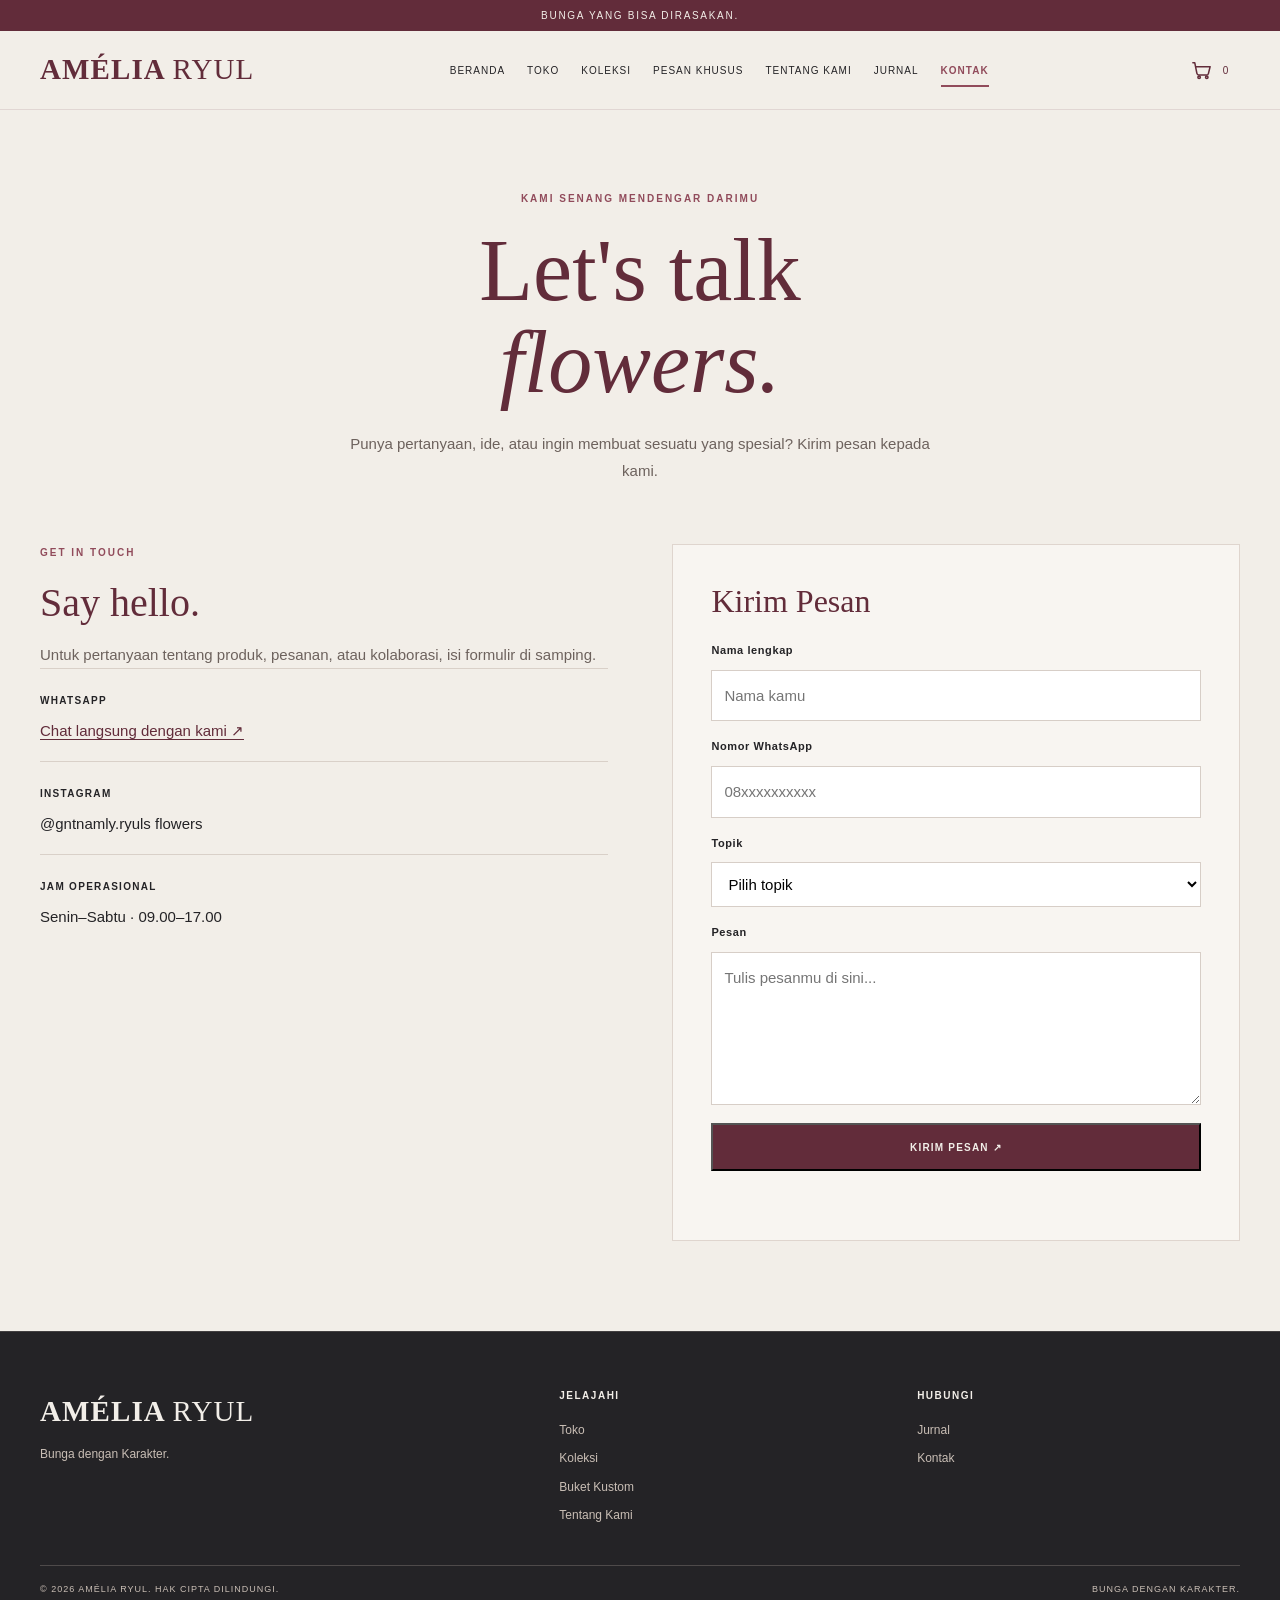
<file: contact.html>
<!DOCTYPE html>
<html lang="id">
    <head>
        <meta charset="utf-8"/>
        <meta content="width=device-width, initial-scale=1.0" name="viewport"/>
        <title>Kontak | AMÉLIA RYUL</title>
        <link href="css/amelia_style.css" rel="stylesheet"/>
        <script defer="True" src="js/amelia_script.js">
        </script>
    </head>

    <body>
        <!-- Bar pengumuman -->
        <div class="amelia_announcement">
            <p>BUNGA YANG BISA DIRASAKAN.</p>
        </div>

        <!-- Header dan navigasi -->
        <header class="amelia_header" id="amelia_header">
            <div class="amelia_container amelia_header_inner">
                <a class="amelia_logo" href="index.html">AMÉLIA <span>RYUL</span></a>

                <button aria-expanded="false" aria-label="Buka menu navigasi" class="amelia_menu_toggle" id="amelia_menu_toggle">
                    <span></span>
                    <span></span>
                </button>

                <nav aria-label="Navigasi utama" class="amelia_nav" id="amelia_nav">
                    <a class="amelia_nav_link" href="index.html">BERANDA</a>
                    <a class="amelia_nav_link" href="shop.html">TOKO</a>
                    <a class="amelia_nav_link" href="collections.html">KOLEKSI</a>
                    <a class="amelia_nav_link" href="custom.html">PESAN KHUSUS</a>
                    <a class="amelia_nav_link" href="about.html">TENTANG KAMI</a>
                    <a class="amelia_nav_link" href="journal.html">JURNAL</a>
                    <a class="amelia_nav_link amelia_active" href="contact.html">KONTAK</a>
                </nav>

                <button class="amelia_bag_link amelia_cart_open" id="amelia_cart_open" type="button" aria-label="Buka keranjang belanja" title="Keranjang belanja">
                    <svg class="amelia_cart_icon" viewBox="0 0 24 24" aria-hidden="true"><path d="M3 4h2l2.2 11.1a2 2 0 0 0 2 1.6h8.1a2 2 0 0 0 1.9-1.5L21 8H6"/><circle cx="9.5" cy="19" r="1.3"/><circle cx="17.5" cy="19" r="1.3"/></svg>
                    <span class="amelia_cart_count" id="amelia_cart_count">0</span>
                </button>
            </div>
        </header>

        <!-- Konten utama -->
        <main id="amelia_main">
            <!-- Pengantar halaman kontak -->
            <section class="amelia_contact_intro amelia_container">
                <p class="amelia_eyebrow">KAMI SENANG MENDENGAR DARIMU</p>

                <h1>
                    Let's talk
                    <br/>
                    <em>flowers.</em>
                </h1>

                <p>
                    Punya pertanyaan, ide, atau ingin membuat sesuatu yang spesial?
                    Kirim pesan kepada kami.
                </p>
            </section>

            <!-- Informasi kontak dan formulir pesan -->
            <section class="amelia_contact_section amelia_container">
                <!-- Informasi kontak -->
                <div class="amelia_contact_details">
                    <p class="amelia_eyebrow">GET IN TOUCH</p>

                    <h2>Say hello.</h2>

                    <p>
                        Untuk pertanyaan tentang produk, pesanan, atau kolaborasi,
                        isi formulir di samping.
                    </p>

                    <!-- Informasi WhatsApp -->
                    <div class="amelia_contact_item">
                        <span>WHATSAPP</span>
                        <p>
                            <a class="amelia_whatsapp_link" href="#" id="amelia_contact_whatsapp_link">
                                Chat langsung dengan kami &nearrow;
                            </a>
                        </p>
                    </div>

                    <!-- Informasi Instagram -->
                    <div class="amelia_contact_item">
                        <span>INSTAGRAM</span>
                        <p>@gntnamly.ryuls flowers</p>
                    </div>

                    <!-- Jam operasional -->
                    <div class="amelia_contact_item">
                        <span>JAM OPERASIONAL</span>
                        <p>Senin&ndash;Sabtu &middot; 09.00&ndash;17.00</p>
                    </div>
                </div>

                <!-- Formulir kontak -->
                <form class="amelia_form_card" id="amelia_contact_form">
                    <h2>Kirim Pesan</h2>

                    <!-- Input nama lengkap -->
                    <label for="amelia_contact_name">Nama lengkap</label>
                    <input id="amelia_contact_name" minlength="3" name="name" placeholder="Nama kamu" required="" type="text"/>

                    <!-- Input nomor WhatsApp -->
                    <label for="amelia_contact_whatsapp">Nomor WhatsApp</label>
                    <input id="amelia_contact_whatsapp" name="whatsapp" pattern="[0-9+() -]{9,18}" placeholder="08xxxxxxxxxx" required="" type="tel"/>

                    <!-- Pilihan topik pesan -->
                    <label for="amelia_contact_subject">Topik</label>
                    <select id="amelia_contact_subject" name="subject" required="">
                        <option value="">Pilih topik</option>
                        <option>Informasi produk</option>
                        <option>Pesanan</option>
                        <option>Buket kustom</option>
                        <option>Kolaborasi</option>
                        <option>Lainnya</option>
                    </select>

                    <!-- Input isi pesan -->
                    <label for="amelia_contact_message">Pesan</label>
                    <textarea id="amelia_contact_message" minlength="10" name="message" placeholder="Tulis pesanmu di sini..." required="" rows="5"></textarea>

                    <!-- Tombol kirim pesan -->
                    <button class="amelia_button amelia_button_dark" type="submit">
                        KIRIM PESAN &nearrow;
                    </button>

                    <!-- Feedback formulir -->
                    <p class="amelia_form_feedback" id="amelia_contact_feedback" role="status"></p>
                </form>
            </section>
        </main>

        <!-- Footer -->
        <footer class="amelia_footer">
            <div class="amelia_container amelia_footer_grid">
                <!-- Identitas brand -->
                <div class="amelia_footer_brand">
                    <a class="amelia_logo amelia_logo_footer" href="index.html">AMÉLIA <span>RYUL</span></a>
                    <p>Bunga dengan Karakter.</p>
                </div>

                <!-- Navigasi footer -->
                <div class="amelia_footer_column">
                    <h2>JELAJAHI</h2>
                    <a href="shop.html">Toko</a>
                    <a href="collections.html">Koleksi</a>
                    <a href="custom.html">Buket Kustom</a>
                    <a href="about.html">Tentang Kami</a>
                </div>

                <!-- Kontak footer -->
                <div class="amelia_footer_column">
                    <h2>HUBUNGI</h2>
                    <a href="journal.html">Jurnal</a>
                    <a href="contact.html">Kontak</a>
                </div>
            </div>

            <!-- Footer bagian bawah -->
            <div class="amelia_container amelia_footer_bottom">
                <p>&copy; 2026 AMÉLIA RYUL. HAK CIPTA DILINDUNGI.</p>
                <p>BUNGA DENGAN KARAKTER.</p>
            </div>
        </footer>
    </body>
</html>
</file>
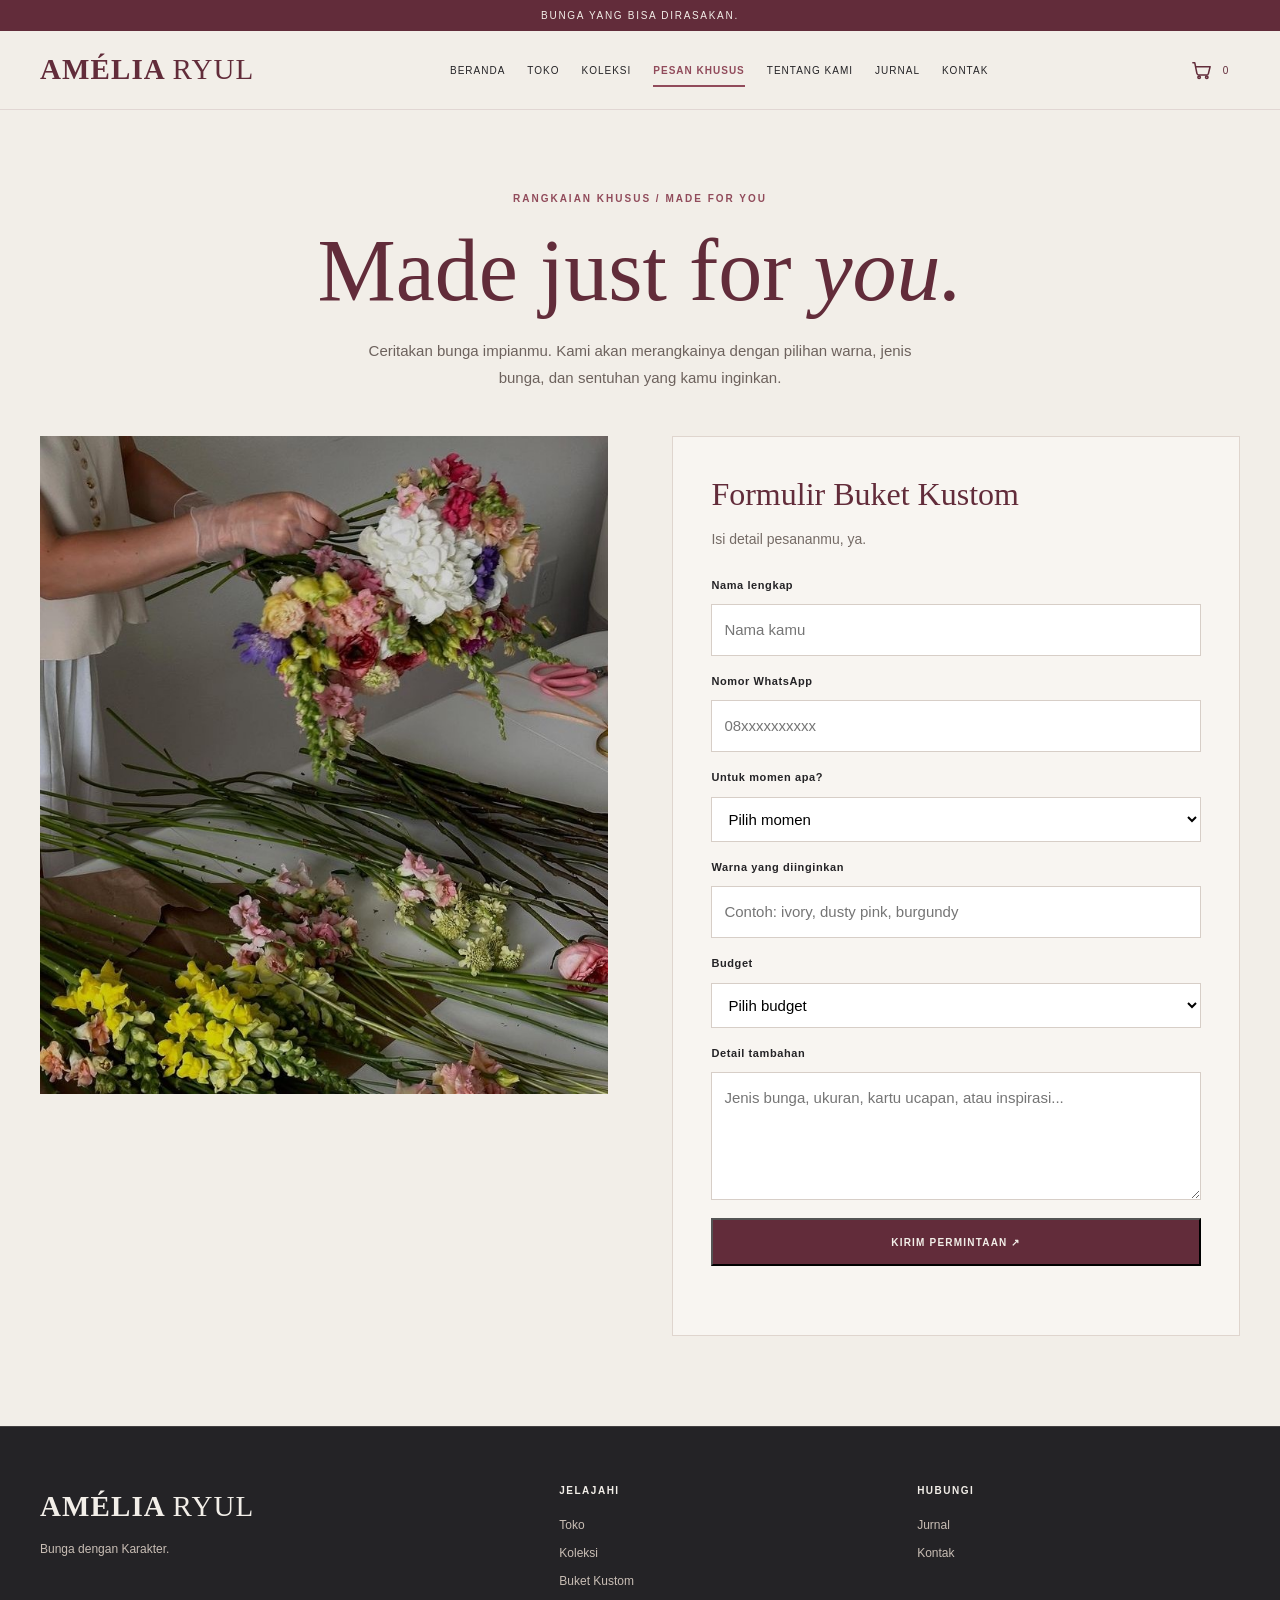
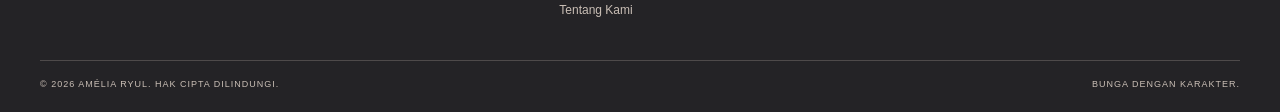
<file: custom.html>
<!DOCTYPE html>
<html lang="id">
    <head>
        <meta charset="utf-8"/>
        <meta content="width=device-width, initial-scale=1.0" name="viewport"/>
        <title>Buket Kustom | AMÉLIA RYUL</title>
        <link href="css/amelia_style.css" rel="stylesheet"/>
        <script defer="True" src="js/amelia_script.js">
        </script>
    </head>

    <body>
        <!-- Bar pengumuman -->
        <div class="amelia_announcement">
            <p>BUNGA YANG BISA DIRASAKAN.</p>
        </div>

        <!-- Header dan navigasi -->
        <header class="amelia_header" id="amelia_header">
            <div class="amelia_container amelia_header_inner">
                <a class="amelia_logo" href="index.html">AMÉLIA <span>RYUL</span></a>

                <button aria-expanded="false" aria-label="Buka menu navigasi" class="amelia_menu_toggle" id="amelia_menu_toggle">
                    <span></span>
                    <span></span>
                </button>

                <nav aria-label="Navigasi utama" class="amelia_nav" id="amelia_nav">
                    <a class="amelia_nav_link" href="index.html">BERANDA</a>
                    <a class="amelia_nav_link" href="shop.html">TOKO</a>
                    <a class="amelia_nav_link" href="collections.html">KOLEKSI</a>
                    <a class="amelia_nav_link amelia_active" href="custom.html">PESAN KHUSUS</a>
                    <a class="amelia_nav_link" href="about.html">TENTANG KAMI</a>
                    <a class="amelia_nav_link" href="journal.html">JURNAL</a>
                    <a class="amelia_nav_link" href="contact.html">KONTAK</a>
                </nav>

                <button class="amelia_bag_link amelia_cart_open" id="amelia_cart_open" type="button" aria-label="Buka keranjang belanja" title="Keranjang belanja">
                    <svg class="amelia_cart_icon" viewBox="0 0 24 24" aria-hidden="true"><path d="M3 4h2l2.2 11.1a2 2 0 0 0 2 1.6h8.1a2 2 0 0 0 1.9-1.5L21 8H6"/><circle cx="9.5" cy="19" r="1.3"/><circle cx="17.5" cy="19" r="1.3"/></svg>
                    <span class="amelia_cart_count" id="amelia_cart_count">0</span>
                </button>
            </div>
        </header>

        <!-- Konten utama -->
        <main id="amelia_main">
            <!-- Pengantar halaman buket kustom -->
            <section class="amelia_custom_intro amelia_container">
                <p class="amelia_eyebrow">RANGKAIAN KHUSUS / MADE FOR YOU</p>

                <h1>Made just for <em>you.</em></h1>

                <p>
                    Ceritakan bunga impianmu. Kami akan merangkainya dengan pilihan
                    warna, jenis bunga, dan sentuhan yang kamu inginkan.
                </p>
            </section>

            <!-- Gambar inspirasi dan formulir buket kustom -->
            <section class="amelia_custom_section amelia_container">
                <!-- Gambar inspirasi buket -->
                <div class="amelia_custom_image">
                    <img alt="Inspirasi buket kustom" src="foto\inspirasi.jpeg"/>
                </div>

                <!-- Formulir buket kustom -->
                <form class="amelia_form_card" id="amelia_custom_form">
                    <h2>Formulir Buket Kustom</h2>
                    <p>Isi detail pesananmu, ya.</p>

                    <!-- Input nama lengkap -->
                    <label for="amelia_custom_name">Nama lengkap</label>
                    <input id="amelia_custom_name" minlength="3" name="name" placeholder="Nama kamu" required="" type="text"/>

                    <!-- Input nomor WhatsApp -->
                    <label for="amelia_custom_whatsapp">Nomor WhatsApp</label>
                    <input id="amelia_custom_whatsapp" name="whatsapp" pattern="[0-9+() -]{9,18}" placeholder="08xxxxxxxxxx" required="" type="tel"/>

                    <!-- Pilihan momen -->
                    <label for="amelia_custom_occasion">Untuk momen apa?</label>
                    <select id="amelia_custom_occasion" name="occasion" required="">
                        <option value="">Pilih momen</option>
                        <option>Ulang tahun</option>
                        <option>Wisuda</option>
                        <option>Anniversary</option>
                        <option>Ucapan terima kasih</option>
                        <option>Self reward</option>
                        <option>Lainnya</option>
                    </select>

                    <!-- Input warna bunga -->
                    <label for="amelia_custom_color">Warna yang diinginkan</label>
                    <input id="amelia_custom_color" name="color" placeholder="Contoh: ivory, dusty pink, burgundy" required="" type="text"/>

                    <!-- Pilihan budget -->
                    <label for="amelia_custom_budget">Budget</label>
                    <select id="amelia_custom_budget" name="budget" required="">
                        <option value="">Pilih budget</option>
                        <option>Rp150.000&ndash;Rp250.000</option>
                        <option>Rp250.000&ndash;Rp400.000</option>
                        <option>Rp400.000&ndash;Rp600.000</option>
                        <option>Di atas Rp600.000</option>
                    </select>

                    <!-- Input detail tambahan -->
                    <label for="amelia_custom_notes">Detail tambahan</label>
                    <textarea id="amelia_custom_notes" name="notes" placeholder="Jenis bunga, ukuran, kartu ucapan, atau inspirasi..." rows="4"></textarea>

                    <!-- Tombol kirim permintaan -->
                    <button class="amelia_button amelia_button_dark" type="submit">
                        KIRIM PERMINTAAN &nearrow;
                    </button>

                    <!-- Feedback formulir -->
                    <p class="amelia_form_feedback" id="amelia_custom_feedback" role="status"></p>
                </form>
            </section>
        </main>

        <!-- Footer -->
        <footer class="amelia_footer">
            <div class="amelia_container amelia_footer_grid">
                <!-- Identitas brand -->
                <div class="amelia_footer_brand">
                    <a class="amelia_logo amelia_logo_footer" href="index.html">AMÉLIA <span>RYUL</span></a>
                    <p>Bunga dengan Karakter.</p>
                </div>

                <!-- Navigasi footer -->
                <div class="amelia_footer_column">
                    <h2>JELAJAHI</h2>
                    <a href="shop.html">Toko</a>
                    <a href="collections.html">Koleksi</a>
                    <a href="custom.html">Buket Kustom</a>
                    <a href="about.html">Tentang Kami</a>
                </div>

                <!-- Kontak footer -->
                <div class="amelia_footer_column">
                    <h2>HUBUNGI</h2>
                    <a href="journal.html">Jurnal</a>
                    <a href="contact.html">Kontak</a>
                </div>
            </div>

            <!-- Footer bagian bawah -->
            <div class="amelia_container amelia_footer_bottom">
                <p>&copy; 2026 AMÉLIA RYUL. HAK CIPTA DILINDUNGI.</p>
                <p>BUNGA DENGAN KARAKTER.</p>
            </div>
        </footer>
    </body>
</html>
</file>
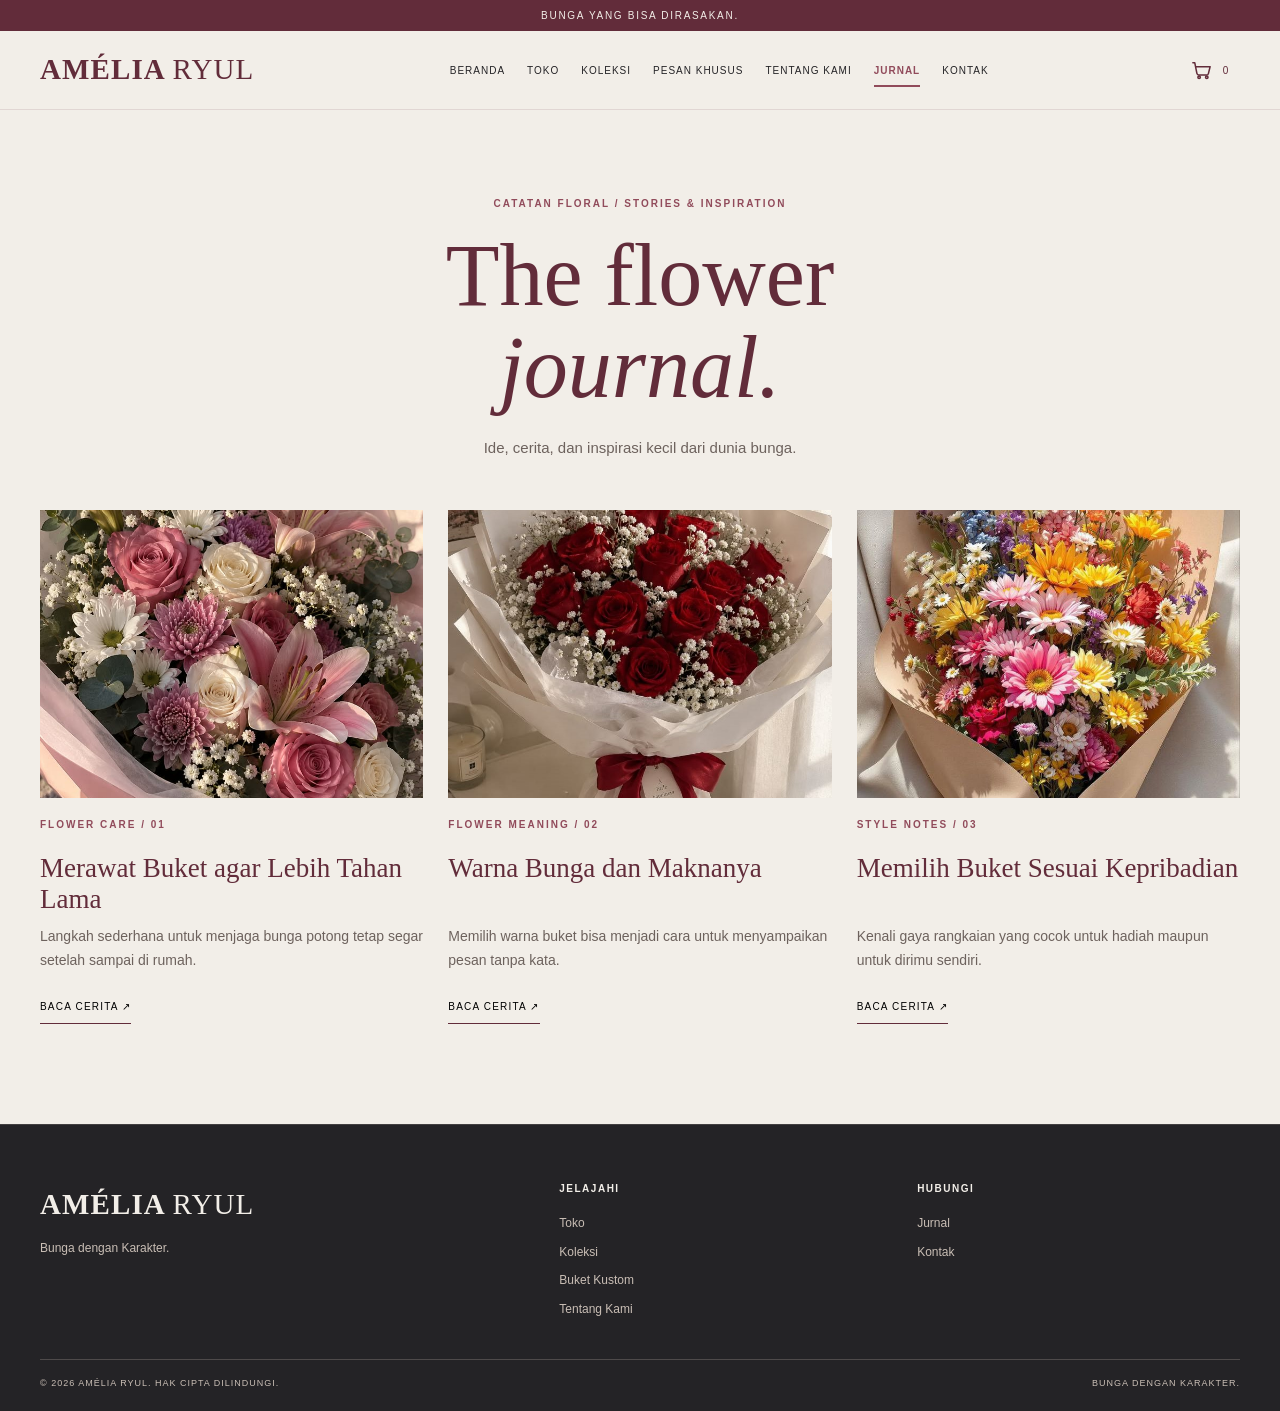
<file: journal.html>
<!DOCTYPE html>
<html lang="id">
    <head>
        <meta charset="utf-8"/>
        <meta content="width=device-width, initial-scale=1.0" name="viewport"/>
        <title>Jurnal Bunga | AMÉLIA RYUL</title>
        <link href="css/amelia_style.css" rel="stylesheet"/>
        <script defer="True" src="js/amelia_script.js">
        </script>
    </head>

    <body>
        <!-- Bar pengumuman -->
        <div class="amelia_announcement">
            <p>BUNGA YANG BISA DIRASAKAN.</p>
        </div>

        <!-- Header dan navigasi -->
        <header class="amelia_header" id="amelia_header">
            <div class="amelia_container amelia_header_inner">
                <a class="amelia_logo" href="index.html">AMÉLIA <span>RYUL</span></a>

                <button aria-expanded="false" aria-label="Buka menu navigasi" class="amelia_menu_toggle" id="amelia_menu_toggle">
                    <span></span>
                    <span></span>
                </button>

                <nav aria-label="Navigasi utama" class="amelia_nav" id="amelia_nav">
                    <a class="amelia_nav_link" href="index.html">BERANDA</a>
                    <a class="amelia_nav_link" href="shop.html">TOKO</a>
                    <a class="amelia_nav_link" href="collections.html">KOLEKSI</a>
                    <a class="amelia_nav_link" href="custom.html">PESAN KHUSUS</a>
                    <a class="amelia_nav_link" href="about.html">TENTANG KAMI</a>
                    <a class="amelia_nav_link amelia_active" href="journal.html">JURNAL</a>
                    <a class="amelia_nav_link" href="contact.html">KONTAK</a>
                </nav>

                <button class="amelia_bag_link amelia_cart_open" id="amelia_cart_open" type="button" aria-label="Buka keranjang belanja" title="Keranjang belanja">
                    <svg class="amelia_cart_icon" viewBox="0 0 24 24" aria-hidden="true"><path d="M3 4h2l2.2 11.1a2 2 0 0 0 2 1.6h8.1a2 2 0 0 0 1.9-1.5L21 8H6"/><circle cx="9.5" cy="19" r="1.3"/><circle cx="17.5" cy="19" r="1.3"/></svg>
                    <span class="amelia_cart_count" id="amelia_cart_count">0</span>
                </button>
            </div>
        </header>

        <!-- Konten utama -->
        <main id="amelia_main">
            <!-- Pengantar jurnal -->
            <section class="amelia_journal_intro amelia_container">
                <p class="amelia_eyebrow">CATATAN FLORAL / STORIES &amp; INSPIRATION</p>

                <h1>
                    The flower
                    <br/>
                    <em>journal.</em>
                </h1>

                <p>Ide, cerita, dan inspirasi kecil dari dunia bunga.</p>
            </section>

            <!-- Daftar artikel jurnal -->
            <section class="amelia_journal_grid amelia_container">
                <!-- Artikel pertama -->
                <article class="amelia_journal_card">
                    <img alt="Buket bunga lembut" src="foto\lembut.jpeg"/>

                    <p class="amelia_eyebrow">FLOWER CARE / 01</p>

                    <h2>Merawat Buket agar Lebih Tahan Lama</h2>

                    <p>
                        Langkah sederhana untuk menjaga bunga potong tetap segar
                        setelah sampai di rumah.
                    </p>

                    <button class="amelia_journal_read" data-content="Potong ujung batang sekitar satu sampai dua sentimeter secara diagonal. Gunakan vas bersih dan air segar. Buang daun yang terendam air, ganti air secara rutin, dan letakkan buket jauh dari sinar matahari langsung serta sumber panas." data-title="Merawat Buket agar Lebih Tahan Lama">
                        BACA CERITA &nearrow;
                    </button>
                </article>

                <!-- Artikel kedua -->
                <article class="amelia_journal_card">
                    <img alt="Buket romantis" src="foto\romantis.jpeg"/>

                    <p class="amelia_eyebrow">FLOWER MEANING / 02</p>

                    <h2>Warna Bunga dan Maknanya</h2>

                    <p>
                        Memilih warna buket bisa menjadi cara untuk menyampaikan
                        pesan tanpa kata.
                    </p>

                    <button class="amelia_journal_read" data-content="Merah sering diasosiasikan dengan cinta dan keberanian. Pink memberi kesan lembut dan apresiatif. Putih terasa bersih dan tulus. Kuning membawa nuansa ceria, sementara ungu sering memberi kesan elegan dan misterius. Makna dapat berbeda sesuai budaya dan konteks." data-title="Warna Bunga dan Maknanya">
                        BACA CERITA &nearrow;
                    </button>
                </article>

                <!-- Artikel ketiga -->
                <article class="amelia_journal_card">
                    <img alt="Buket warna cerah" src="foto\cerah.jpeg"/>

                    <p class="amelia_eyebrow">STYLE NOTES / 03</p>

                    <h2>Memilih Buket Sesuai Kepribadian</h2>

                    <p>
                        Kenali gaya rangkaian yang cocok untuk hadiah maupun
                        untuk dirimu sendiri.
                    </p>

                    <button class="amelia_journal_read" data-content="Untuk gaya minimalis, pilih buket dengan satu warna dominan dan bentuk sederhana. Untuk gaya ekspresif, coba warna kontras dan bentuk yang lebih bebas. Nuansa pastel terasa lembut, sementara burgundy dan warna gelap memberi karakter yang kuat." data-title="Memilih Buket Sesuai Kepribadian">
                        BACA CERITA &nearrow;
                    </button>
                </article>
            </section>

            <!-- Modal jurnal -->
            <div class="amelia_journal_modal" hidden="" id="amelia_journal_modal">
                <div aria-labelledby="amelia_modal_title" aria-modal="true" class="amelia_journal_modal_box" role="dialog">
                    <button aria-label="Tutup" class="amelia_modal_close" id="amelia_journal_close" type="button">&times;</button>

                    <p class="amelia_eyebrow">JURNAL AMÉLIA RYUL</p>

                    <h2 id="amelia_modal_title"></h2>

                    <p id="amelia_modal_content"></p>
                </div>
            </div>
        </main>

        <!-- Footer -->
        <footer class="amelia_footer">
            <div class="amelia_container amelia_footer_grid">
                <!-- Identitas brand -->
                <div class="amelia_footer_brand">
                    <a class="amelia_logo amelia_logo_footer" href="index.html">AMÉLIA <span>RYUL</span></a>
                    <p>Bunga dengan Karakter.</p>
                </div>

                <!-- Navigasi footer -->
                <div class="amelia_footer_column">
                    <h2>JELAJAHI</h2>
                    <a href="shop.html">Toko</a>
                    <a href="collections.html">Koleksi</a>
                    <a href="custom.html">Buket Kustom</a>
                    <a href="about.html">Tentang Kami</a>
                </div>

                <!-- Kontak footer -->
                <div class="amelia_footer_column">
                    <h2>HUBUNGI</h2>
                    <a href="journal.html">Jurnal</a>
                    <a href="contact.html">Kontak</a>
                </div>
            </div>

            <!-- Footer bagian bawah -->
            <div class="amelia_container amelia_footer_bottom">
                <p>&copy; 2026 AMÉLIA RYUL. HAK CIPTA DILINDUNGI.</p>
                <p>BUNGA DENGAN KARAKTER.</p>
            </div>
        </footer>
    </body>
</html>
</file>
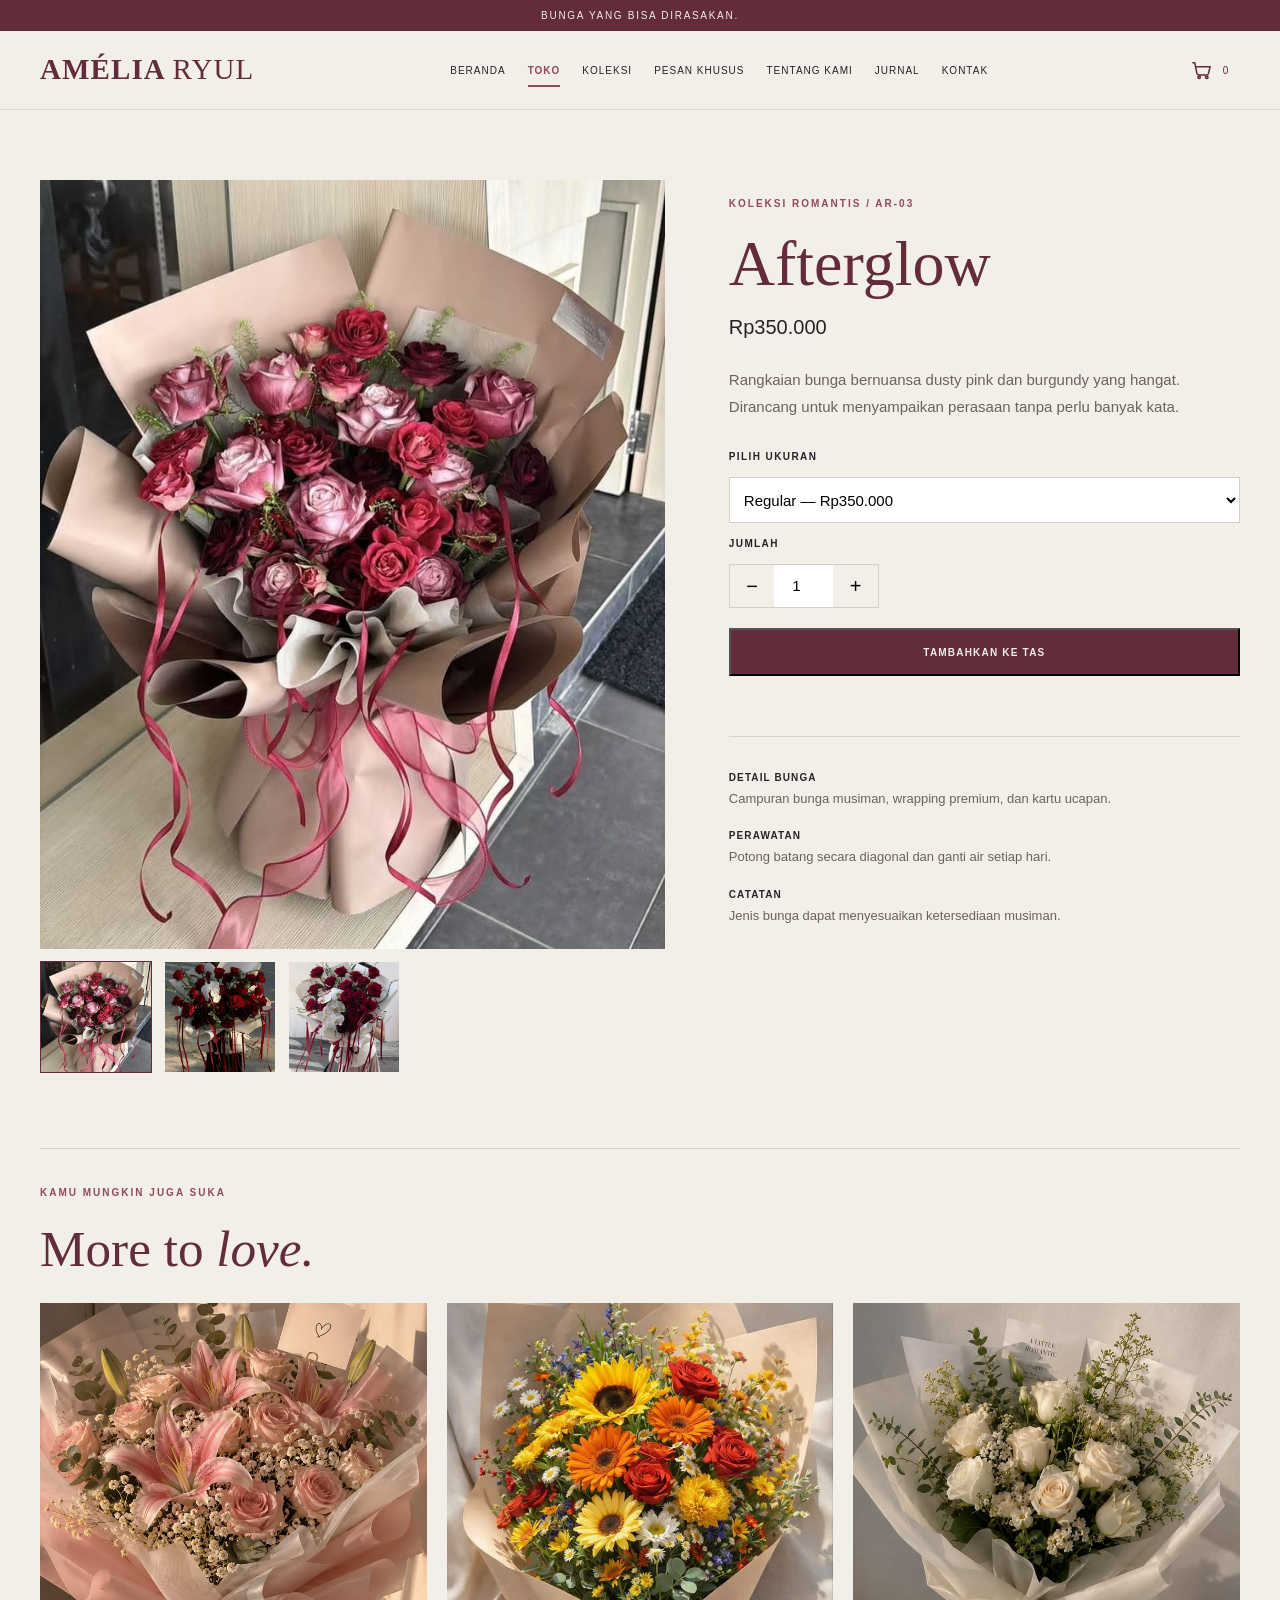
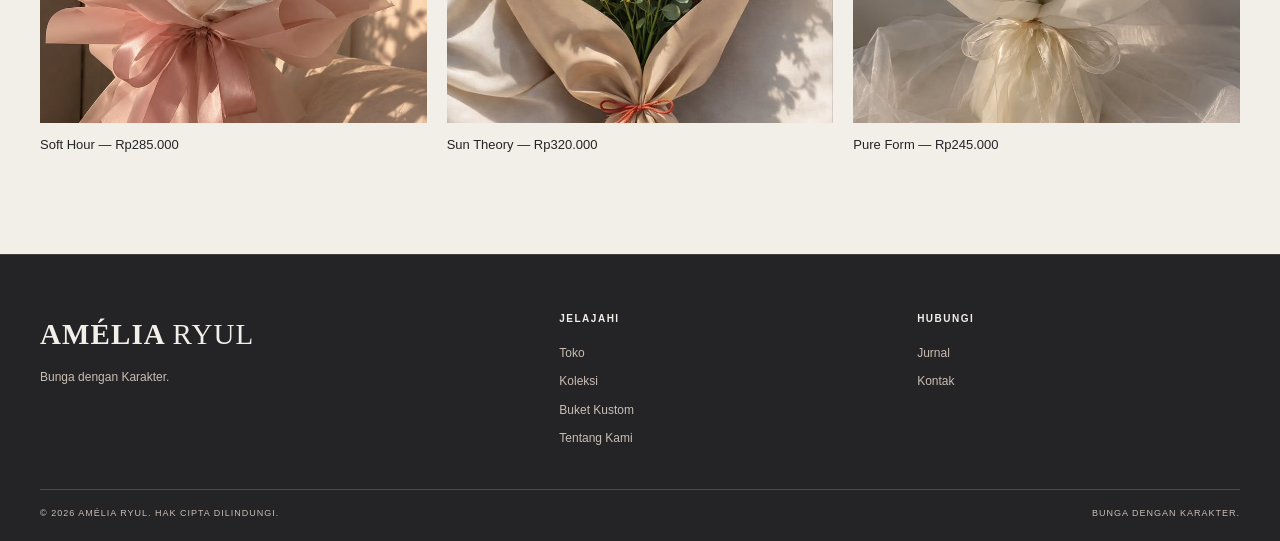
<file: product.html>
<!DOCTYPE html>
<html lang="id">
    <head>
        <meta charset="utf-8"/>
        <meta content="width=device-width, initial-scale=1.0" name="viewport"/>
        <title>Detail Produk | AMÉLIA RYUL</title>
        <link href="css/amelia_style.css" rel="stylesheet"/>
        <script defer="True" src="js/amelia_script.js">
        </script>
    </head>

    <body>
        <!-- Bar pengumuman -->
        <div class="amelia_announcement">
            <p>BUNGA YANG BISA DIRASAKAN.</p>
        </div>

        <!-- Header dan navigasi -->
        <header class="amelia_header" id="amelia_header">
            <div class="amelia_container amelia_header_inner">
                <a class="amelia_logo" href="index.html">AMÉLIA <span>RYUL</span></a>

                <button aria-expanded="false" aria-label="Buka menu navigasi" class="amelia_menu_toggle" id="amelia_menu_toggle">
                    <span></span>
                    <span></span>
                </button>

                <nav aria-label="Navigasi utama" class="amelia_nav" id="amelia_nav">
                    <a class="amelia_nav_link" href="index.html">BERANDA</a>
                    <a class="amelia_nav_link amelia_active" href="shop.html">TOKO</a>
                    <a class="amelia_nav_link" href="collections.html">KOLEKSI</a>
                    <a class="amelia_nav_link" href="custom.html">PESAN KHUSUS</a>
                    <a class="amelia_nav_link" href="about.html">TENTANG KAMI</a>
                    <a class="amelia_nav_link" href="journal.html">JURNAL</a>
                    <a class="amelia_nav_link" href="contact.html">KONTAK</a>
                </nav>

                <button class="amelia_bag_link amelia_cart_open" id="amelia_cart_open" type="button" aria-label="Buka keranjang belanja" title="Keranjang belanja">
                    <svg class="amelia_cart_icon" viewBox="0 0 24 24" aria-hidden="true"><path d="M3 4h2l2.2 11.1a2 2 0 0 0 2 1.6h8.1a2 2 0 0 0 1.9-1.5L21 8H6"/><circle cx="9.5" cy="19" r="1.3"/><circle cx="17.5" cy="19" r="1.3"/></svg>
                    <span class="amelia_cart_count" id="amelia_cart_count">0</span>
                </button>
            </div>
        </header>

        <!-- Konten utama -->
        <main id="amelia_main">
            <!-- Detail produk -->
            <section class="amelia_product_detail amelia_container">
                <!-- Galeri gambar produk -->
                <div class="amelia_detail_gallery">
                    <img alt="Buket bunga Afterglow" id="amelia_detail_main_image" src="foto\afterglow.jpeg"/>

                    <!-- Thumbnail gambar produk -->
                    <div class="amelia_detail_thumbnails">
                        <button aria-label="Foto buket Afterglow" class="amelia_thumb active" data-image="foto\afterglow.jpeg" type="button">
                            <img alt="" src="foto\afterglow.jpeg"/>
                        </button>

                        <button aria-label="Foto detail buket" class="amelia_thumb" data-image="foto\detail1.jpeg" type="button">
                            <img alt="" src="foto\detail1.jpeg"/>
                        </button>

                        <button aria-label="Foto variasi bunga" class="amelia_thumb" data-image="foto\detail2.jpeg" type="button">
                            <img alt="" src="foto\detail2.jpeg"/>
                        </button>
                    </div>
                </div>

                <!-- Informasi produk -->
                <div class="amelia_detail_info">
                    <p class="amelia_eyebrow">KOLEKSI ROMANTIS / AR-03</p>

                    <h1>Afterglow</h1>

                    <p class="amelia_detail_price" id="amelia_detail_price">Rp350.000</p>

                    <p class="amelia_detail_desc">
                        Rangkaian bunga bernuansa dusty pink dan burgundy yang hangat.
                        Dirancang untuk menyampaikan perasaan tanpa perlu banyak kata.
                    </p>

                    <!-- Pilihan produk dan jumlah -->
                    <div class="amelia_detail_options">
                        <!-- Pilihan ukuran -->
                        <label for="amelia_size">PILIH UKURAN</label>

                        <select id="amelia_size">
                            <option value="350000">Regular &mdash; Rp350.000</option>
                            <option value="475000">Large &mdash; Rp475.000</option>
                            <option value="625000">Grand &mdash; Rp625.000</option>
                        </select>

                        <!-- Pilihan jumlah -->
                        <label>JUMLAH</label>

                        <div class="amelia_quantity_control">
                            <button aria-label="Kurangi jumlah" id="amelia_qty_minus" type="button">&minus;</button>
                            <input id="amelia_quantity" max="10" min="1" type="number" value="1"/>
                            <button aria-label="Tambah jumlah" id="amelia_qty_plus" type="button">+</button>
                        </div>

                        <!-- Tombol tambah ke tas -->
                        <button class="amelia_button amelia_button_dark amelia_add_to_bag" id="amelia_detail_add" type="button">
                            TAMBAHKAN KE TAS
                        </button>

                        <!-- Feedback produk -->
                        <p class="amelia_form_feedback" id="amelia_detail_feedback" role="status"></p>
                    </div>

                    <!-- Catatan detail produk -->
                    <div class="amelia_detail_notes">
                        <p>
                            <strong>DETAIL BUNGA</strong>
                            <br/>
                            Campuran bunga musiman, wrapping premium, dan kartu ucapan.
                        </p>

                        <p>
                            <strong>PERAWATAN</strong>
                            <br/>
                            Potong batang secara diagonal dan ganti air setiap hari.
                        </p>

                        <p>
                            <strong>CATATAN</strong>
                            <br/>
                            Jenis bunga dapat menyesuaikan ketersediaan musiman.
                        </p>
                    </div>
                </div>
            </section>

            <!-- Produk terkait -->
            <section class="amelia_container amelia_related_products">
                <p class="amelia_eyebrow">KAMU MUNGKIN JUGA SUKA</p>

                <h2>More to <em>love.</em></h2>

                <!-- Daftar produk terkait -->
                <div class="amelia_related_grid">
                    <a href="shop.html">
                        <img alt="Soft Hour" src="foto\softhour.jpeg"/>
                        <span>Soft Hour &mdash; Rp285.000</span>
                    </a>

                    <a href="shop.html">
                        <img alt="Sun Theory" src="foto\suntheory.jpeg"/>
                        <span>Sun Theory &mdash; Rp320.000</span>
                    </a>

                    <a href="shop.html">
                        <img alt="Pure Form" src="foto\pureform.jpeg"/>
                        <span>Pure Form &mdash; Rp245.000</span>
                    </a>
                </div>
            </section>
        </main>

        <!-- Footer -->
        <footer class="amelia_footer">
            <div class="amelia_container amelia_footer_grid">
                <!-- Identitas brand -->
                <div class="amelia_footer_brand">
                    <a class="amelia_logo amelia_logo_footer" href="index.html">AMÉLIA <span>RYUL</span></a>
                    <p>Bunga dengan Karakter.</p>
                </div>

                <!-- Navigasi footer -->
                <div class="amelia_footer_column">
                    <h2>JELAJAHI</h2>
                    <a href="shop.html">Toko</a>
                    <a href="collections.html">Koleksi</a>
                    <a href="custom.html">Buket Kustom</a>
                    <a href="about.html">Tentang Kami</a>
                </div>

                <!-- Kontak footer -->
                <div class="amelia_footer_column">
                    <h2>HUBUNGI</h2>
                    <a href="journal.html">Jurnal</a>
                    <a href="contact.html">Kontak</a>
                </div>
            </div>

            <!-- Footer bagian bawah -->
            <div class="amelia_container amelia_footer_bottom">
                <p>&copy; 2026 AMÉLIA RYUL. HAK CIPTA DILINDUNGI.</p>
                <p>BUNGA DENGAN KARAKTER.</p>
            </div>
        </footer>

        <!-- JavaScript -->
    </body>
</html>
</file>
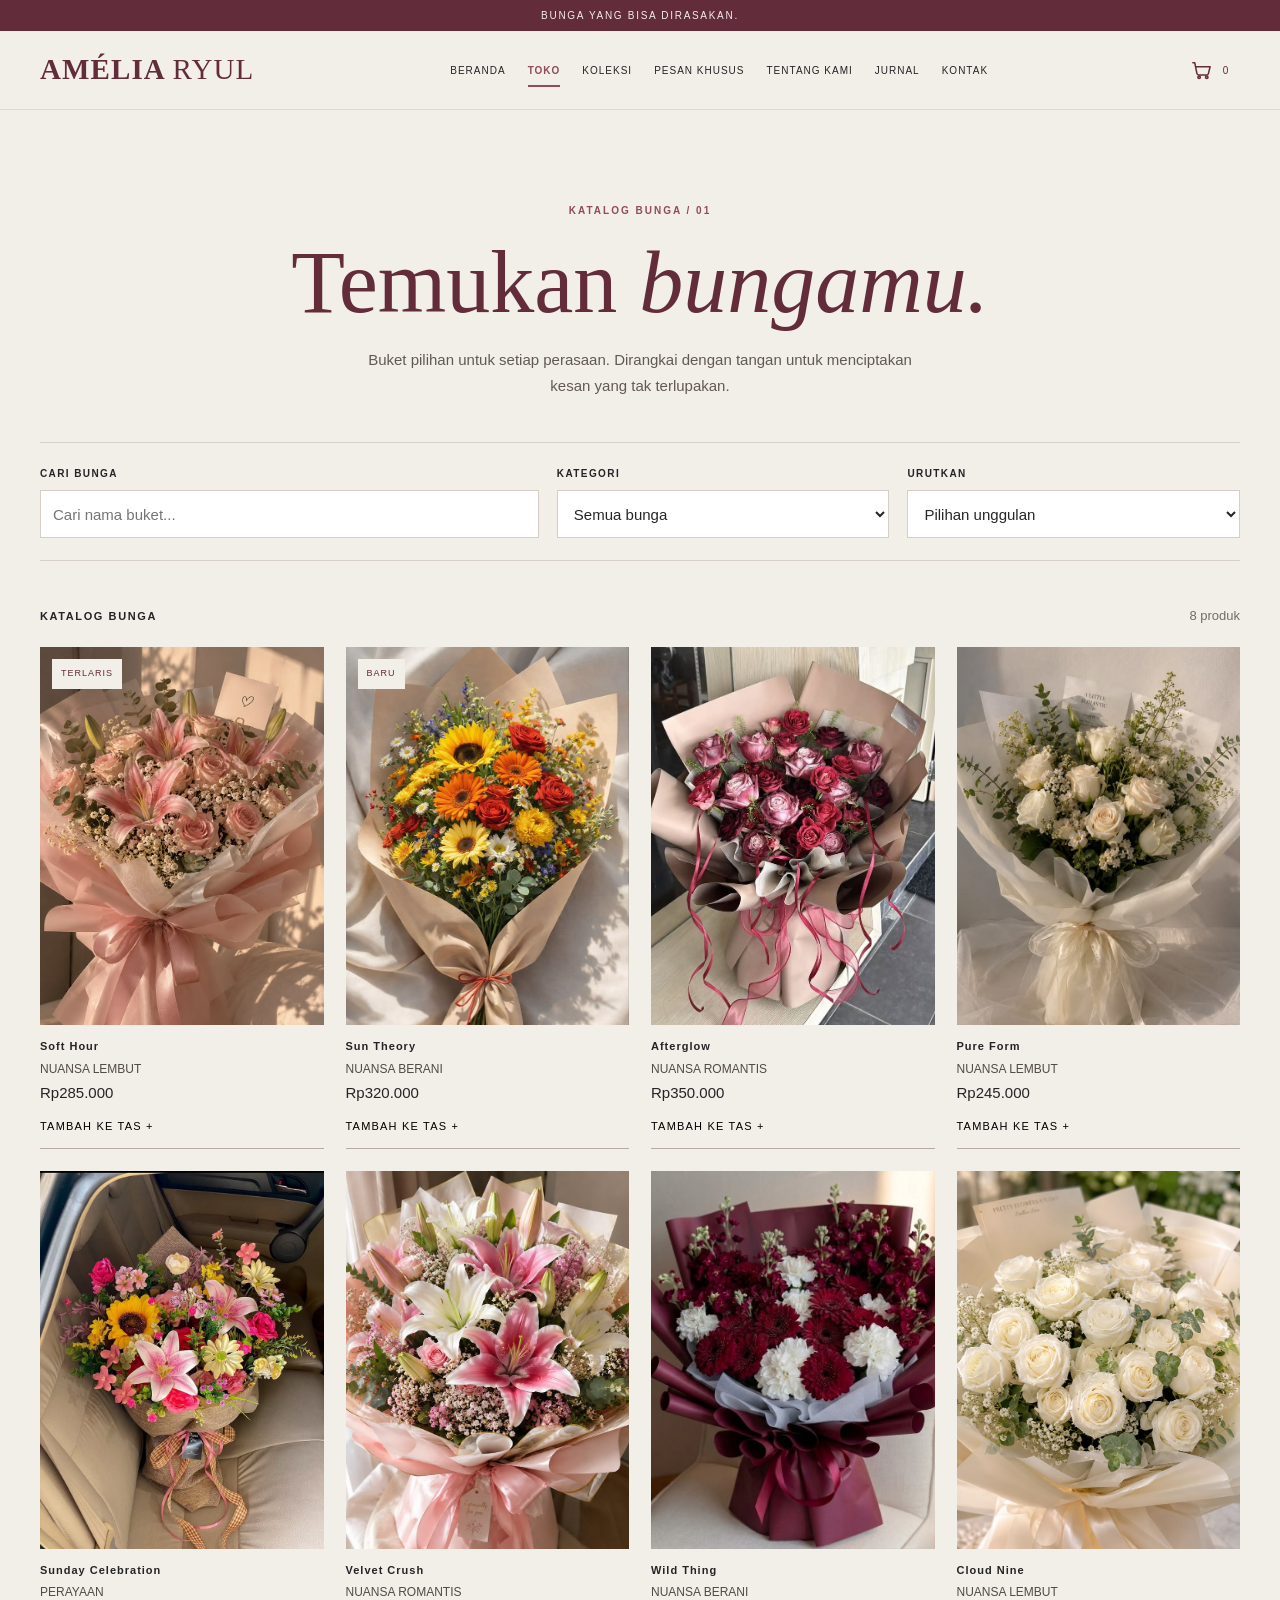
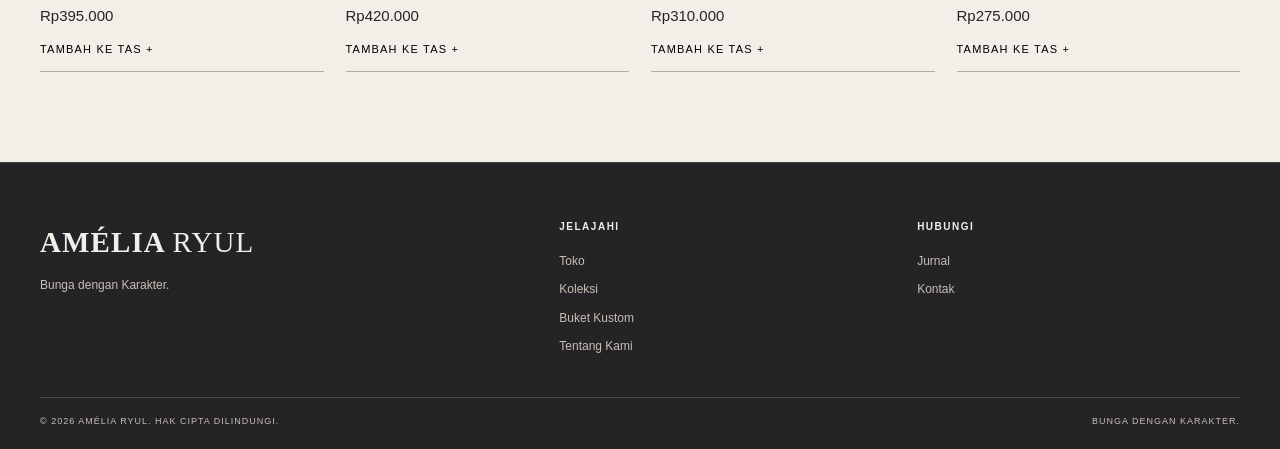
<file: shop.html>
<!DOCTYPE html>
<html lang="id">
    <head>
        <meta charset="utf-8"/>
        <meta content="width=device-width, initial-scale=1.0" name="viewport"/>
        <title>Katalog Bunga | AMÉLIA RYUL</title>
        <link href="css/amelia_style.css" rel="stylesheet"/>
        <script defer="True" src="js/amelia_script.js"></script>
    </head>
    <body>
        <!-- Bar pengumuman -->
        <div class="amelia_announcement">
            <p>BUNGA YANG BISA DIRASAKAN.</p>
        </div>

        <!-- Header dan navigasi -->
        <header class="amelia_header" id="amelia_header">
            <div class="amelia_container amelia_header_inner">
                <a class="amelia_logo" href="index.html">AMÉLIA <span>RYUL</span></a>

                <button aria-expanded="false" aria-label="Buka menu navigasi" class="amelia_menu_toggle" id="amelia_menu_toggle">
                    <span></span>
                    <span></span>
                </button>

                <nav aria-label="Navigasi utama" class="amelia_nav" id="amelia_nav">
                    <a class="amelia_nav_link" href="index.html">BERANDA</a>
                    <a class="amelia_nav_link amelia_active" href="shop.html">TOKO</a>
                    <a class="amelia_nav_link" href="collections.html">KOLEKSI</a>
                    <a class="amelia_nav_link" href="custom.html">PESAN KHUSUS</a>
                    <a class="amelia_nav_link" href="about.html">TENTANG KAMI</a>
                    <a class="amelia_nav_link" href="journal.html">JURNAL</a>
                    <a class="amelia_nav_link" href="contact.html">KONTAK</a>
                </nav>

                <button class="amelia_bag_link amelia_cart_open" id="amelia_cart_open" type="button" aria-label="Buka keranjang belanja" title="Keranjang belanja">
                    <svg class="amelia_cart_icon" viewBox="0 0 24 24" aria-hidden="true"><path d="M3 4h2l2.2 11.1a2 2 0 0 0 2 1.6h8.1a2 2 0 0 0 1.9-1.5L21 8H6"/><circle cx="9.5" cy="19" r="1.3"/><circle cx="17.5" cy="19" r="1.3"/></svg>
                    <span class="amelia_cart_count" id="amelia_cart_count">0</span>
                </button>
            </div>
        </header>

        <!-- Konten katalog toko -->
        <main id="amelia_main">
            <section class="amelia_shop_intro amelia_container">
                <p class="amelia_eyebrow">KATALOG BUNGA / 01</p>

                <h1>
                    Temukan
                    <em>bungamu.</em>
                </h1>

                <p class="amelia_shop_description">
                    Buket pilihan untuk setiap perasaan. Dirangkai dengan tangan
                    untuk menciptakan kesan yang tak terlupakan.
                </p>
            </section>

            <!-- Pencarian, filter kategori, dan pengurutan produk -->
            <section aria-label="Kontrol katalog bunga" class="amelia_shop_controls amelia_container">
                <div class="amelia_control_group amelia_search_group">
                    <label for="amelia_product_search">CARI BUNGA</label>
                    <input class="amelia_search_input" id="amelia_product_search" placeholder="Cari nama buket..." type="search"/>
                </div>

                <div class="amelia_control_group">
                    <label for="amelia_category_filter">KATEGORI</label>
                    <select class="amelia_select" id="amelia_category_filter">
                        <option value="all">Semua bunga</option>
                        <option value="soft">Nuansa Lembut</option>
                        <option value="bold">Nuansa Berani</option>
                        <option value="romance">Nuansa Romantis</option>
                        <option value="celebration">Perayaan</option>
                    </select>
                </div>

                <div class="amelia_control_group">
                    <label for="amelia_sort_products">URUTKAN</label>
                    <select class="amelia_select" id="amelia_sort_products">
                        <option value="featured">Pilihan unggulan</option>
                        <option value="low">Harga: termurah</option>
                        <option value="high">Harga: termahal</option>
                        <option value="name">Nama: A&ndash;Z</option>
                    </select>
                </div>
            </section>

            <section class="amelia_container amelia_shop_catalog">
                <div class="amelia_shop_result_line">
                    <p>KATALOG BUNGA</p>
                    <span id="amelia_product_result">8 produk</span>
                </div>

                <div class="amelia_product_grid amelia_shop_grid" id="amelia_shop_products">
                    <!-- Produk 1 -->
                    <article class="amelia_product_card" data-category="soft" data-name="Soft Hour" data-price="285000">
                        <a class="amelia_product_image_link" href="product.html">
                            <img alt="Soft Hour bouquet" src="foto\softhour.jpeg"/>
                            <span class="amelia_product_tag">TERLARIS</span>
                        </a>

                        <div class="amelia_product_info">
                            <div>
                                <h3><a href="product.html">Soft Hour</a></h3>
                                <p>NUANSA LEMBUT</p>
                            </div>
                            <span>Rp285.000</span>
                        </div>

                        <button class="amelia_add_button" data-product="Soft Hour" type="button">TAMBAH KE TAS +</button>
                    </article>

                    <!-- Produk 2 -->
                    <article class="amelia_product_card" data-category="bold" data-name="Sun Theory" data-price="320000">
                        <a class="amelia_product_image_link" href="product.html">
                            <img alt="Sun Theory bouquet" src="foto\suntheory.jpeg"/>
                            <span class="amelia_product_tag">BARU</span>
                        </a>

                        <div class="amelia_product_info">
                            <div>
                                <h3><a href="product.html">Sun Theory</a></h3>
                                <p>NUANSA BERANI</p>
                            </div>
                            <span>Rp320.000</span>
                        </div>

                        <button class="amelia_add_button" data-product="Sun Theory" type="button">TAMBAH KE TAS +</button>
                    </article>

                    <!-- Produk 3 -->
                    <article class="amelia_product_card" data-category="romance" data-name="Afterglow" data-price="350000">
                        <a class="amelia_product_image_link" href="product.html">
                            <img alt="Afterglow bouquet" src="foto\afterglow.jpeg"/>
                        </a>

                        <div class="amelia_product_info">
                            <div>
                                <h3><a href="product.html">Afterglow</a></h3>
                                <p>NUANSA ROMANTIS</p>
                            </div>
                            <span>Rp350.000</span>
                        </div>

                        <button class="amelia_add_button" data-product="Afterglow" type="button">TAMBAH KE TAS +</button>
                    </article>

                    <!-- Produk 4 -->
                    <article class="amelia_product_card" data-category="soft" data-name="Pure Form" data-price="245000">
                        <a class="amelia_product_image_link" href="product.html">
                            <img alt="Pure Form bouquet" src="foto\pureform.jpeg"/>
                        </a>

                        <div class="amelia_product_info">
                            <div>
                                <h3><a href="product.html">Pure Form</a></h3>
                                <p>NUANSA LEMBUT</p>
                            </div>
                            <span>Rp245.000</span>
                        </div>

                        <button class="amelia_add_button" data-product="Pure Form" type="button">TAMBAH KE TAS +</button>
                    </article>

                    <!-- Produk 5 -->
                    <article class="amelia_product_card" data-category="celebration" data-name="Sunday Celebration" data-price="395000">
                        <a class="amelia_product_image_link" href="product.html">
                            <img alt="Sunday Celebration flowers" src="foto\mix.jpeg"/>
                        </a>

                        <div class="amelia_product_info">
                            <div>
                                <h3><a href="product.html">Sunday Celebration</a></h3>
                                <p>PERAYAAN</p>
                            </div>
                            <span>Rp395.000</span>
                        </div>

                        <button class="amelia_add_button" data-product="Sunday Celebration" type="button">TAMBAH KE TAS +</button>
                    </article>

                    <!-- Produk 6 -->
                    <article class="amelia_product_card" data-category="romance" data-name="Velvet Crush" data-price="420000">
                        <a class="amelia_product_image_link" href="product.html">
                            <img alt="Velvet Crush bouquet" src="foto\pink.jpeg"/>
                        </a>

                        <div class="amelia_product_info">
                            <div>
                                <h3><a href="product.html">Velvet Crush</a></h3>
                                <p>NUANSA ROMANTIS</p>
                            </div>
                            <span>Rp420.000</span>
                        </div>

                        <button class="amelia_add_button" data-product="Velvet Crush" type="button">TAMBAH KE TAS +</button>
                    </article>

                    <!-- Produk 7 -->
                    <article class="amelia_product_card" data-category="bold" data-name="Wild Thing" data-price="310000">
                        <a class="amelia_product_image_link" href="product.html">
                            <img alt="Wild Thing bouquet" src="foto\burgundy.jpeg"/>
                        </a>

                        <div class="amelia_product_info">
                            <div>
                                <h3><a href="product.html">Wild Thing</a></h3>
                                <p>NUANSA BERANI</p>
                            </div>
                            <span>Rp310.000</span>
                        </div>

                        <button class="amelia_add_button" data-product="Wild Thing" type="button">TAMBAH KE TAS +</button>
                    </article>

                    <!-- Produk 8 -->
                    <article class="amelia_product_card" data-category="soft" data-name="Cloud Nine" data-price="275000">
                        <a class="amelia_product_image_link" href="product.html">
                            <img alt="Cloud Nine bouquet" src="foto\ivory.jpeg"/>
                        </a>

                        <div class="amelia_product_info">
                            <div>
                                <h3><a href="product.html">Cloud Nine</a></h3>
                                <p>NUANSA LEMBUT</p>
                            </div>
                            <span>Rp275.000</span>
                        </div>

                        <button class="amelia_add_button" data-product="Cloud Nine" type="button">TAMBAH KE TAS +</button>
                    </article>
                </div>

                <p class="amelia_no_products" hidden="" id="amelia_no_products">
                    Bunga yang cocok tidak ditemukan. Coba kata kunci lain.
                </p>
            </section>
        </main>

        <!-- Footer -->
        <footer class="amelia_footer">
            <div class="amelia_container amelia_footer_grid">
                <div class="amelia_footer_brand">
                    <a class="amelia_logo amelia_logo_footer" href="index.html">AMÉLIA <span>RYUL</span></a>
                    <p>Bunga dengan Karakter.</p>
                </div>

                <div class="amelia_footer_column">
                    <h2>JELAJAHI</h2>
                    <a href="shop.html">Toko</a>
                    <a href="collections.html">Koleksi</a>
                    <a href="custom.html">Buket Kustom</a>
                    <a href="about.html">Tentang Kami</a>
                </div>

                <div class="amelia_footer_column">
                    <h2>HUBUNGI</h2>
                    <a href="journal.html">Jurnal</a>
                    <a href="contact.html">Kontak</a>
                </div>
            </div>

            <div class="amelia_container amelia_footer_bottom">
                <p>&copy; 2026 AMÉLIA RYUL. HAK CIPTA DILINDUNGI.</p>
                <p>BUNGA DENGAN KARAKTER.</p>
            </div>
        </footer>
    </body>
</html>
</file>
<file: css/amelia_style.css>
/* AMÉLIA RYUL — HOMEPAGE STYLES Color palette: Ivory / Burgundy / Taupe / Midnight*/

/* 1. Reset and base styles */
* {
    box-sizing: border-box;
    margin: 0;
    padding: 0;
}

:root {
    --amelia_ivory: #F2EEE8;
    --amelia_taupe: #C9BEB5;
    --amelia_wine: #914B5B;
    --amelia_burgundy: #622C3A;
    --amelia_midnight: #242326;
    --amelia_text: #514A47;
    --amelia_white: #FFFFFF;
}

html {
    scroll-behavior: smooth;
}

body {
    background-color: var(--amelia_ivory);
    color: var(--amelia_midnight);
    font-family: "DM Sans", Arial, sans-serif;
    font-size: 15px;
    line-height: 1.7;
}

img {
    display: block;
    width: 100%;
    height: 100%;
    object-fit: cover;
}

a {
    color: inherit;
    text-decoration: none;
}

button,
input,
textarea,
select {
    font: inherit;
}

.amelia_container {
    width: min(1200px, calc(100% - 80px));
    margin: 0 auto;
}

/* 2. Announcement bar */
.amelia_announcement {
    background-color: var(--amelia_burgundy);
    color: var(--amelia_ivory);
    text-align: center;
    padding: 7px 12px;
    font-size: 10px;
    letter-spacing: 1.7px;
}

/* 3. Header and navigation */
.amelia_header {
    background-color: var(--amelia_ivory);
    border-bottom: 1px solid rgba(98, 44, 58, 0.12);
    position: sticky;
    top: 0;
    z-index: 100;
}

.amelia_header_inner {
    min-height: 78px;
    display: flex;
    align-items: center;
    justify-content: space-between;
    gap: 24px;
}

.amelia_logo {
    color: var(--amelia_burgundy);
    font-family: "Cormorant Garamond", Georgia, serif;
    font-size: 29px;
    font-weight: 600;
    letter-spacing: 1.1px;
    white-space: nowrap;
}

.amelia_logo span {
    font-weight: 400;
}

.amelia_nav {
    display: flex;
    align-items: center;
    justify-content: center;
    gap: 22px;
}

.amelia_nav_link {
    color: var(--amelia_midnight);
    font-size: 10px;
    letter-spacing: 1px;
    transition: color 0.25s ease;
}

.amelia_nav_link:hover,
.amelia_nav_link.amelia_active {
    color: var(--amelia_wine);
}

.amelia_bag_link {
    color: var(--amelia_burgundy);
    font-size: 10px;
    letter-spacing: 1px;
    white-space: nowrap;
}

.amelia_menu_toggle {
    display: none;
    border: 0;
    background: transparent;
    cursor: pointer;
    width: 34px;
    height: 34px;
}

.amelia_menu_toggle span {
    display: block;
    width: 22px;
    height: 1px;
    background: var(--amelia_burgundy);
    margin: 6px auto;
}

/* 4. Hero */
.amelia_hero {
    display: grid;
    grid-template-columns: 0.9fr 1.1fr;
    align-items: center;
    gap: 64px;
    padding-top: 62px;
    padding-bottom: 76px;
}

.amelia_hero_text {
    padding: 24px 0;
}

.amelia_eyebrow {
    color: var(--amelia_wine);
    font-size: 10px;
    letter-spacing: 2px;
    font-weight: 600;
    margin-bottom: 18px;
}

.amelia_hero h1,
.amelia_story_content h2,
.amelia_custom_cta_content h2,
.amelia_final_cta h2 {
    font-family: "Cormorant Garamond", Georgia, serif;
    font-size: clamp(46px, 5vw, 70px);
    font-weight: 400;
    line-height: 0.98;
    letter-spacing: -1.2px;
}

.amelia_hero h1 em,
.amelia_story_content h2 em,
.amelia_custom_cta_content h2 em {
    display: block;
    color: var(--amelia_burgundy);
    font-weight: 400;
}

.amelia_hero_description {
    color: var(--amelia_text);
    max-width: 390px;
    margin-top: 24px;
    margin-bottom: 26px;
    font-size: 14px;
}

.amelia_button {
    display: inline-flex;
    align-items: center;
    justify-content: center;
    gap: 14px;
    min-height: 48px;
    padding: 13px 22px;
    font-size: 10px;
    letter-spacing: 1.2px;
    font-weight: 600;
    transition: background-color 0.25s ease, color 0.25s ease, transform 0.25s ease;
}

.amelia_button:hover {
    transform: translateY(-2px);
}

.amelia_button_dark {
    background-color: var(--amelia_burgundy);
    color: var(--amelia_ivory);
}

.amelia_button_dark:hover {
    background-color: var(--amelia_midnight);
}

.amelia_button_light {
    border: 1px solid var(--amelia_ivory);
    color: var(--amelia_ivory);
}

.amelia_button_light:hover {
    background-color: var(--amelia_ivory);
    color: var(--amelia_burgundy);
}

.amelia_hero_note {
    margin-top: 42px;
    color: var(--amelia_wine);
    font-size: 9px;
    letter-spacing: 2px;
}

.amelia_hero_image_wrap {
    position: relative;
    min-height: 500px;
    max-height: 620px;
    overflow: hidden;
}

.amelia_hero_image {
    transition: transform 0.7s ease;
}

.amelia_hero_image_wrap:hover .amelia_hero_image {
    transform: scale(1.025);
}

.amelia_image_label {
    position: absolute;
    left: 18px;
    bottom: 18px;
    color: var(--amelia_ivory);
    background: rgba(36, 35, 38, 0.55);
    padding: 9px 12px;
    font-size: 9px;
    letter-spacing: 1.3px;
    line-height: 1.5;
}

/* 5. General sections */
.amelia_section {
    padding-top: 70px;
    padding-bottom: 70px;
}

.amelia_section_heading {
    display: flex;
    justify-content: space-between;
    align-items: end;
    gap: 20px;
    margin-bottom: 30px;
}

.amelia_section_heading .amelia_eyebrow {
    margin-bottom: 8px;
}

.amelia_section_heading h2 {
    font-family: "Cormorant Garamond", Georgia, serif;
    font-weight: 400;
    font-size: 42px;
    line-height: 1.1;
}

.amelia_text_link {
    color: var(--amelia_burgundy);
    font-size: 10px;
    font-weight: 600;
    letter-spacing: 1px;
    padding-bottom: 5px;
    border-bottom: 1px solid var(--amelia_wine);
    white-space: nowrap;
}

.amelia_heading_center {
    justify-content: center;
    text-align: center;
}

.amelia_section_intro {
    color: var(--amelia_text);
    margin-top: 8px;
    font-size: 13px;
}

/* 6. Product cards */
.amelia_product_grid {
    display: grid;
    grid-template-columns: repeat(4, 1fr);
    gap: 22px;
}

.amelia_product_image_link {
    position: relative;
    display: block;
    overflow: hidden;
    aspect-ratio: 3 / 4;
    background: var(--amelia_taupe);
}

.amelia_product_image_link img {
    transition: transform 0.5s ease;
}

.amelia_product_image_link:hover img {
    transform: scale(1.04);
}

.amelia_product_badge {
    position: absolute;
    left: 10px;
    top: 10px;
    background: var(--amelia_ivory);
    color: var(--amelia_burgundy);
    padding: 6px 9px;
    font-size: 8px;
    letter-spacing: 1px;
}

.amelia_product_info {
    padding-top: 12px;
}

.amelia_product_info h3 {
    font-size: 11px;
    letter-spacing: 1px;
    font-weight: 600;
}

.amelia_product_info p {
    color: var(--amelia_text);
    font-size: 12px;
    margin-top: 3px;
}

/* 7. Collections */
.amelia_collections_section {
    background-color: #E8E1D9;
}

.amelia_collection_grid {
    display: grid;
    grid-template-columns: repeat(2, 1fr);
    gap: 22px;
}

.amelia_collection_card {
    display: block;
    position: relative;
    overflow: hidden;
    aspect-ratio: 4 / 5;
    background-color: var(--amelia_taupe);
}

.amelia_collection_card img {
    transition: transform 0.6s ease;
}

.amelia_collection_card:hover img {
    transform: scale(1.04);
}

.amelia_collection_overlay {
    position: absolute;
    inset: auto 0 0;
    padding: 24px;
    color: var(--amelia_ivory);
    background: linear-gradient(transparent, rgba(36, 35, 38, 0.78));
}

.amelia_collection_overlay h3 {
    font-family: "Cormorant Garamond", Georgia, serif;
    font-size: 27px;
    font-weight: 400;
    line-height: 1.1;
}

.amelia_collection_overlay p {
    font-size: 11px;
    margin: 5px 0 12px;
}

.amelia_collection_overlay span {
    font-size: 9px;
    letter-spacing: 1.2px;
}

/* 8. Brand story */
.amelia_story_section {
    display: grid;
    grid-template-columns: 1fr 1fr;
    align-items: center;
    gap: 65px;
    padding-top: 95px;
    padding-bottom: 95px;
}

.amelia_story_image {
    aspect-ratio: 4 / 5;
    overflow: hidden;
    background: var(--amelia_taupe);
}

.amelia_story_content {
    max-width: 460px;
}

.amelia_story_content h2 {
    font-size: 54px;
    margin-bottom: 24px;
}

.amelia_story_content > p:not(.amelia_eyebrow) {
    color: var(--amelia_text);
    font-size: 14px;
    margin-bottom: 24px;
}

/* 9. Custom bouquet CTA */
.amelia_custom_cta {
    display: grid;
    grid-template-columns: 1fr 1fr;
    background-color: var(--amelia_burgundy);
    color: var(--amelia_ivory);
    margin-bottom: 30px;
}

.amelia_custom_cta_image {
    min-height: 380px;
    overflow: hidden;
}

.amelia_custom_cta_content {
    display: flex;
    flex-direction: column;
    align-items: flex-start;
    justify-content: center;
    padding: 55px;
}

.amelia_custom_cta_content .amelia_eyebrow {
    color: var(--amelia_taupe);
}

.amelia_custom_cta_content h2 {
    font-size: 48px;
    margin-bottom: 18px;
}

.amelia_custom_cta_content p:not(.amelia_eyebrow) {
    color: var(--amelia_taupe);
    margin-bottom: 26px;
    font-size: 14px;
}

/* 10. Testimonials */
.amelia_testimonial_grid {
    display: grid;
    grid-template-columns: repeat(3, 1fr);
    gap: 20px;
}

.amelia_testimonial_card {
    border: 1px solid rgba(98, 44, 58, 0.2);
    padding: 28px;
}

.amelia_stars {
    color: var(--amelia_wine);
    font-size: 13px;
    letter-spacing: 3px;
    margin-bottom: 16px;
}

.amelia_testimonial_card blockquote {
    font-family: "Cormorant Garamond", Georgia, serif;
    font-size: 23px;
    line-height: 1.25;
    font-style: italic;
}

.amelia_customer {
    color: var(--amelia_wine);
    font-size: 9px;
    letter-spacing: 1.4px;
    margin-top: 18px;
}

.amelia_testimonial_note {
    color: var(--amelia_text);
    font-size: 10px;
    margin-top: 14px;
}

/* 11. Final CTA */
.amelia_final_cta {
    background-color: var(--amelia_taupe);
    padding: 70px 20px;
    text-align: center;
}

.amelia_final_cta .amelia_eyebrow {
    margin-bottom: 10px;
}

.amelia_final_cta h2 {
    font-size: 54px;
    margin-bottom: 24px;
}

/* 12. Footer */
.amelia_footer {
    background-color: var(--amelia_midnight);
    color: var(--amelia_ivory);
    padding-top: 55px;
    padding-bottom: 20px;
}

.amelia_footer_grid {
    display: grid;
    grid-template-columns: 1.5fr 1fr 1fr;
    gap: 35px;
    padding-bottom: 40px;
}

.amelia_logo_footer {
    color: var(--amelia_ivory);
}

.amelia_footer_brand p {
    color: var(--amelia_taupe);
    font-size: 12px;
    margin-top: 8px;
}

.amelia_footer_column {
    display: flex;
    flex-direction: column;
    gap: 8px;
}

.amelia_footer_column h2 {
    font-size: 10px;
    letter-spacing: 1.5px;
    margin-bottom: 8px;
}

.amelia_footer_column a {
    color: var(--amelia_taupe);
    font-size: 12px;
    transition: color 0.2s ease;
}

.amelia_footer_column a:hover {
    color: var(--amelia_ivory);
}

.amelia_footer_bottom {
    border-top: 1px solid rgba(201, 190, 181, 0.25);
    padding-top: 16px;
    display: flex;
    justify-content: space-between;
    gap: 20px;
}

.amelia_footer_bottom p {
    color: var(--amelia_taupe);
    font-size: 9px;
    letter-spacing: 1px;
}

/* 13. Responsive tablet */
@media (max-width: 1050px) {
    .amelia_container {
        width: min(100% - 48px, 1200px);
    }

    .amelia_nav {
        gap: 13px;
    }

    .amelia_nav_link {
        font-size: 9px;
    }

    .amelia_hero {
        gap: 35px;
    }

    .amelia_hero_image_wrap {
        min-height: 420px;
    }

    .amelia_product_grid {
        grid-template-columns: repeat(2, 1fr);
        gap: 20px;
    }

    .amelia_custom_cta_content {
        padding: 35px;
    }
}

/* 14. Responsive mobile */
@media (max-width: 760px) {
    .amelia_container {
        width: calc(100% - 36px);
    }

    .amelia_announcement {
        font-size: 8px;
        letter-spacing: 1px;
    }

    .amelia_header_inner {
        min-height: 65px;
        gap: 12px;
    }

    .amelia_logo {
        font-size: 25px;
    }

    .amelia_menu_toggle {
        display: block;
        order: 3;
    }

    .amelia_bag_link {
        margin-left: auto;
        font-size: 9px;
    }

    .amelia_nav {
        display: none;
        position: absolute;
        top: 65px;
        left: 0;
        right: 0;
        background-color: var(--amelia_ivory);
        border-bottom: 1px solid rgba(98, 44, 58, 0.15);
        padding: 18px;
        flex-direction: column;
        align-items: stretch;
        gap: 0;
    }

    .amelia_nav.amelia_nav_open {
        display: flex;
    }

    .amelia_nav_link {
        padding: 12px 4px;
        border-bottom: 1px solid rgba(98, 44, 58, 0.1);
        font-size: 11px;
    }

    .amelia_hero {
        grid-template-columns: 1fr;
        gap: 24px;
        padding-top: 35px;
        padding-bottom: 45px;
    }

    .amelia_hero_text {
        padding: 0;
    }

    .amelia_hero h1 {
        font-size: 47px;
    }

    .amelia_hero_description {
        margin-top: 17px;
        margin-bottom: 20px;
        font-size: 13px;
    }

    .amelia_hero_note {
        margin-top: 25px;
    }

    .amelia_hero_image_wrap {
        min-height: 0;
        aspect-ratio: 4 / 5;
    }

    .amelia_section {
        padding-top: 48px;
        padding-bottom: 48px;
    }

    .amelia_section_heading {
        align-items: end;
        margin-bottom: 20px;
    }

    .amelia_section_heading h2 {
        font-size: 31px;
    }

    .amelia_text_link {
        font-size: 8px;
    }

    .amelia_product_grid {
        grid-template-columns: repeat(2, 1fr);
        gap: 15px 12px;
    }

    .amelia_product_info h3 {
        font-size: 10px;
    }

    .amelia_product_info p {
        font-size: 11px;
    }

    .amelia_collection_grid {
        grid-template-columns: repeat(2, 1fr);
        gap: 12px;
    }

    .amelia_collection_card {
        aspect-ratio: 3 / 4;
    }

    .amelia_collection_overlay {
        padding: 12px;
    }

    .amelia_collection_overlay h3 {
        font-size: 19px;
    }

    .amelia_collection_overlay p {
        font-size: 9px;
        line-height: 1.4;
    }

    .amelia_collection_overlay span {
        font-size: 8px;
    }

    .amelia_story_section {
        grid-template-columns: 1fr;
        gap: 25px;
        padding-top: 50px;
        padding-bottom: 50px;
    }

    .amelia_story_image {
        aspect-ratio: 4 / 5;
    }

    .amelia_story_content h2 {
        font-size: 43px;
    }

    .amelia_custom_cta {
        grid-template-columns: 1fr;
    }

    .amelia_custom_cta_image {
        min-height: 0;
        aspect-ratio: 4 / 5;
    }

    .amelia_custom_cta_content {
        padding: 28px 22px 32px;
    }

    .amelia_custom_cta_content h2 {
        font-size: 42px;
    }

    .amelia_testimonial_grid {
        grid-template-columns: 1fr;
        gap: 12px;
    }

    .amelia_testimonial_card {
        padding: 22px;
    }

    .amelia_testimonial_card blockquote {
        font-size: 21px;
    }

    .amelia_final_cta {
        padding: 50px 18px;
    }

    .amelia_final_cta h2 {
        font-size: 43px;
    }

    .amelia_footer_grid {
        grid-template-columns: 1fr 1fr;
        gap: 28px;
    }

    .amelia_footer_brand {
        grid-column: 1 / -1;
    }

    .amelia_footer_bottom {
        flex-direction: column;
        gap: 8px;
    }
}

/* 15. Small mobile */
@media (max-width: 400px) {
    .amelia_hero h1 {
        font-size: 41px;
    }

    .amelia_section_heading h2 {
        font-size: 27px;
    }

    .amelia_collection_overlay h3 {
        font-size: 17px;
    }

    .amelia_collection_overlay p {
        display: none;
    }

    .amelia_button {
        padding: 12px 16px;
    }
}


/* 16. SHOP PAGE — katalog, pencarian, filter */
.amelia_shop_intro { padding-top:92px; padding-bottom:44px; text-align:center; }
.amelia_shop_intro h1 { color:#622C3A; font-family:Georgia,serif; font-size:clamp(48px,7vw,88px); font-weight:normal; line-height:1.05; margin:12px 0 18px; }
.amelia_shop_intro h1 em { font-style:italic; }
.amelia_shop_description { max-width:560px; margin:0 auto; color:#625955; line-height:1.7; }
.amelia_shop_controls { display:grid; grid-template-columns:1.4fr 1fr 1fr; gap:12px 18px; align-items:end; border-top:1px solid #d9d0c8; border-bottom:1px solid #d9d0c8; padding-top:22px; padding-bottom:22px; margin-bottom:44px; }
.amelia_shop_controls label { display:block; font-size:10px; letter-spacing:1.4px; font-weight:700; margin-bottom:8px; }
.amelia_search_label { grid-column:1; }
.amelia_filter_label { grid-column:2; }
.amelia_sort_label { grid-column:3; }
.amelia_search_input, .amelia_select { width:100%; min-height:46px; border:1px solid #d7cec7; border-radius:0; padding:10px 12px; background:#fff; color:#282526; font:inherit; }
.amelia_shop_result_line { display:flex; justify-content:space-between; align-items:center; margin-bottom:20px; }
.amelia_shop_result_line p { font-size:11px; letter-spacing:1.6px; font-weight:700; margin:0; }
.amelia_shop_result_line span { font-size:13px; color:#756b66; }
.amelia_shop_grid { margin-bottom:90px; }
.amelia_product_image_link { position:relative; display:block; overflow:hidden; }
.amelia_product_image_link img { width:100%; display:block; transition:transform .4s ease; }
.amelia_product_image_link:hover img { transform:scale(1.035); }
.amelia_product_tag { position:absolute; top:12px; left:12px; background:#f2eee8; color:#622c3a; padding:7px 9px; font-size:9px; letter-spacing:1px; }
.amelia_add_button { width:100%; background:transparent; border:0; border-bottom:1px solid #b8aaa3; text-align:left; padding:12px 0; cursor:pointer; font-size:11px; letter-spacing:1.2px; transition:color .2s; }
.amelia_add_button:hover { color:#914b5b; }
.amelia_no_products { text-align:center; padding:45px 15px; color:#766b65; }
@media (max-width:700px) {
 .amelia_shop_intro { padding-top:58px; padding-bottom:30px; }
 .amelia_shop_controls { grid-template-columns:1fr 1fr; gap:12px; margin-bottom:28px; }
 .amelia_search_label, .amelia_search_input { grid-column:1/-1; }
 .amelia_filter_label { grid-column:1; }
 .amelia_sort_label { grid-column:2; }
 .amelia_shop_grid { margin-bottom:55px; }
}

/* 17. Perbaikan susunan kontrol katalog agar label dan kolom sejajar */
.amelia_shop_controls {
    display: grid;
    grid-template-columns: minmax(0, 1.5fr) minmax(0, 1fr) minmax(0, 1fr);
    align-items: start;
    gap: 18px;
}
.amelia_control_group {
    display: flex;
    flex-direction: column;
    min-width: 0;
    gap: 8px;
}
.amelia_control_group label {
    margin: 0;
    min-height: 14px;
}
.amelia_control_group input,
.amelia_control_group select {
    box-sizing: border-box;
    width: 100%;
    min-width: 0;
    height: 48px;
}
.amelia_search_group { grid-column: auto; }
@media (max-width: 700px) {
    .amelia_shop_controls {
        grid-template-columns: minmax(0, 1fr) minmax(0, 1fr);
        align-items: start;
        gap: 14px;
    }
    .amelia_search_group { grid-column: 1 / -1; }
}


/* 18. HALAMAN KOLEKSI */
.amelia_collections_intro {
    padding-top: 95px;
    padding-bottom: 70px;
    text-align: center;
}
.amelia_collections_intro h1 {
    font-family: Georgia, serif;
    font-size: clamp(48px, 7vw, 90px);
    line-height: 1.02;
    font-weight: 400;
    color: #622c3a;
    margin: 18px 0 22px;
}
.amelia_collections_intro h1 em { font-style: italic; }
.amelia_collections_intro > p:last-child {
    max-width: 570px;
    margin: 0 auto;
    line-height: 1.8;
    color: #6d625d;
}
.amelia_collection_list { display:flex; flex-direction:column; gap:70px; padding-bottom:65px; }
.amelia_collection_feature {
    display:grid;
    grid-template-columns: minmax(0, 1.1fr) minmax(0, .9fr);
    align-items:center;
    gap: clamp(28px, 5vw, 70px);
}
.amelia_collection_feature:nth-child(even) { grid-template-columns:minmax(0,.9fr) minmax(0,1.1fr); }
.amelia_collection_feature:nth-child(even) .amelia_collection_image { order:2; }
.amelia_collection_image { display:block; overflow:hidden; }
.amelia_collection_image img { display:block; width:100%; transition:transform .45s ease; }
.amelia_collection_image:hover img { transform:scale(1.025); }
.amelia_collection_copy { padding:25px 0; max-width:470px; }
.amelia_collection_copy h2 { font-family:Georgia,serif; font-weight:400; font-size:clamp(38px,4.4vw,62px); color:#622c3a; margin:15px 0 20px; line-height:1.1; }
.amelia_collection_copy p:not(.amelia_eyebrow) { color:#6d625d; line-height:1.8; max-width:440px; margin-bottom:28px; }
.amelia_text_link { display:inline-block; font-size:11px; letter-spacing:1.3px; font-weight:600; padding-bottom:8px; border-bottom:1px solid #622c3a; }
.amelia_collection_bottom { text-align:center; padding:65px 20px 100px; border-top:1px solid #d9d0c8; }
.amelia_collection_bottom h2 { font-family:Georgia,serif; font-size:clamp(36px,5vw,64px); font-weight:400; color:#622c3a; line-height:1.1; margin:18px 0 28px; }
.amelia_collection_bottom h2 em { font-style:italic; }
@media(max-width:700px) {
 .amelia_collections_intro { padding-top:58px; padding-bottom:42px; }
 .amelia_collection_list { gap:42px; padding-bottom:40px; }
 .amelia_collection_feature, .amelia_collection_feature:nth-child(even) { grid-template-columns:1fr; gap:15px; }
 .amelia_collection_feature:nth-child(even) .amelia_collection_image { order:0; }
 .amelia_collection_copy { padding:5px 0 15px; }
 .amelia_collection_copy h2 { font-size:40px; }
 .amelia_collection_bottom { padding:45px 15px 70px; }
}


/* 19. HALAMAN DETAIL PRODUK */
.amelia_product_detail { display:grid; grid-template-columns:minmax(0,1.1fr) minmax(0,.9fr); gap:clamp(30px,5vw,75px); padding-top:70px; padding-bottom:75px; }
.amelia_detail_gallery>img { width:100%; display:block; }
.amelia_detail_thumbnails { display:grid; grid-template-columns:repeat(3,1fr); gap:12px; margin-top:12px; }
.amelia_thumb { padding:0; border:1px solid transparent; background:transparent; cursor:pointer; }
.amelia_thumb.active { border-color:#622c3a; }
.amelia_thumb img { width:100%; display:block; }
.amelia_detail_info { padding-top:15px; }
.amelia_detail_info h1 { font:normal clamp(45px,5vw,70px)/1.05 Georgia,serif; color:#622c3a; margin:15px 0; }
.amelia_detail_price { font-size:20px; margin:0 0 22px; }
.amelia_detail_desc { color:#6d625d; line-height:1.8; max-width:490px; }
.amelia_detail_options { display:flex; flex-direction:column; gap:12px; margin:28px 0; }
.amelia_detail_options label { font-size:10px; letter-spacing:1.4px; font-weight:700; }
.amelia_detail_options select { min-height:46px; padding:10px; border:1px solid #d7cec7; background:#fff; font:inherit; }
.amelia_quantity_control { display:flex; border:1px solid #d7cec7; width:150px; height:44px; }
.amelia_quantity_control button { width:45px; border:0; background:#f2eee8; font-size:20px; cursor:pointer; }
.amelia_quantity_control input { width:60px; border:0; text-align:center; font:inherit; }
.amelia_add_to_bag { width:100%; margin-top:8px; }
.amelia_detail_notes { border-top:1px solid #d9d0c8; padding-top:15px; }
.amelia_detail_notes p { font-size:13px; color:#6d625d; line-height:1.7; margin:14px 0; }
.amelia_detail_notes strong { color:#282526; font-size:10px; letter-spacing:1.1px; }
.amelia_related_products { padding:35px 0 90px; border-top:1px solid #d9d0c8; }
.amelia_related_products h2 { font:normal clamp(36px,4vw,55px) Georgia,serif; color:#622c3a; margin:12px 0 25px; }
.amelia_related_products h2 em { font-style:italic; }
.amelia_related_grid { display:grid; grid-template-columns:repeat(3,1fr); gap:20px; }
.amelia_related_grid a { display:block; min-width:0; text-decoration:none; }
.amelia_related_grid img { width:100%; aspect-ratio:3 / 4; max-height:520px; object-fit:cover; display:block; margin-bottom:12px; }
.amelia_related_grid span { font-size:13px; }

/* 20. FORMULIR BUKET KUSTOM DAN KONTAK */
.amelia_custom_intro, .amelia_contact_intro { text-align:center; padding:80px 0 45px; }
.amelia_custom_intro h1, .amelia_contact_intro h1, .amelia_about_hero h1, .amelia_journal_intro h1 { font:normal clamp(48px,7vw,88px)/1.05 Georgia,serif; color:#622c3a; margin:16px 0 20px; }
.amelia_custom_intro h1 em, .amelia_contact_intro h1 em, .amelia_about_hero h1 em, .amelia_journal_intro h1 em { font-style:italic; }
.amelia_custom_intro>p:last-child, .amelia_contact_intro>p:last-child { max-width:580px; line-height:1.8; color:#6d625d; margin:0 auto; }
.amelia_custom_section, .amelia_contact_section { display:grid; grid-template-columns:minmax(0,1fr) minmax(0,1fr); gap:clamp(25px,5vw,65px); align-items:start; padding-bottom:90px; }
.amelia_custom_image img { width:100%; display:block; }
.amelia_form_card { background:#f8f5f1; padding:clamp(22px,3vw,40px); border:1px solid #dfd5ce; display:flex; flex-direction:column; gap:10px; }
.amelia_form_card h2 { font:normal 32px Georgia,serif; color:#622c3a; margin:0 0 5px; }
.amelia_form_card>p:not(.amelia_form_feedback) { color:#756b66; margin:0 0 8px; font-size:14px; }
.amelia_form_card label { font-size:11px; letter-spacing:.6px; font-weight:600; margin-top:6px; }
.amelia_form_card input, .amelia_form_card select, .amelia_form_card textarea { width:100%; box-sizing:border-box; border:1px solid #d7cec7; background:#fff; padding:12px; min-height:44px; font:inherit; border-radius:0; }
.amelia_form_card textarea { resize:vertical; }
.amelia_form_feedback { min-height:20px; color:#622c3a; font-size:13px; line-height:1.5; }
.amelia_form_card button { margin-top:8px; }

/* 21. TENTANG KAMI */
.amelia_about_hero { padding:90px 0 65px; text-align:center; }
.amelia_about_hero>p:last-child { max-width:650px; margin:0 auto; color:#6d625d; line-height:1.8; }
.amelia_about_split { display:grid; grid-template-columns:1fr 1fr; align-items:center; gap:clamp(30px,6vw,85px); padding-bottom:65px; }
.amelia_about_photo img { width:100%; display:block; }
.amelia_about_text h2 { font:normal clamp(36px,4vw,60px)/1.1 Georgia,serif; color:#622c3a; margin:18px 0 25px; }
.amelia_about_text h2 em { font-style:italic; }
.amelia_about_text p:not(.amelia_eyebrow) { color:#6d625d; line-height:1.8; }
.amelia_about_values { display:grid; grid-template-columns:repeat(3,1fr); gap:25px; border-top:1px solid #d9d0c8; border-bottom:1px solid #d9d0c8; padding:35px 0 45px; }
.amelia_about_values span { color:#914b5b; font-size:12px; letter-spacing:1px; }
.amelia_about_values h3 { font:normal 30px Georgia,serif; color:#622c3a; margin:10px 0; }
.amelia_about_values p { line-height:1.7; color:#6d625d; font-size:14px; }
.amelia_about_cta { text-align:center; padding:75px 20px 95px; }
.amelia_about_cta h2 { font:normal clamp(40px,5vw,64px)/1.1 Georgia,serif; color:#622c3a; margin:18px 0 28px; }
.amelia_about_cta h2 em { font-style:italic; }

/* 22. JURNAL */
.amelia_journal_intro { text-align:center; padding:85px 0 50px; }
.amelia_journal_intro>p:last-child { color:#6d625d; }
.amelia_journal_grid { display:grid; grid-template-columns:repeat(3,1fr); gap:25px; padding-bottom:90px; }
.amelia_journal_card img { width:100%; display:block; }
.amelia_journal_card .amelia_eyebrow { margin:18px 0 10px; }
.amelia_journal_card h2 { font:normal 27px/1.15 Georgia,serif; color:#622c3a; margin:10px 0; }
.amelia_journal_card>p:not(.amelia_eyebrow) { color:#6d625d; font-size:14px; line-height:1.7; }
.amelia_journal_read { background:transparent; border:0; border-bottom:1px solid #622c3a; padding:8px 0; font-size:10px; letter-spacing:1.2px; cursor:pointer; }
.amelia_journal_modal { position:fixed; inset:0; background:rgba(30,25,27,.62); z-index:1000; display:flex; align-items:center; justify-content:center; padding:20px; }
.amelia_journal_modal[hidden] { display:none; }
.amelia_journal_modal_box { max-width:620px; width:100%; background:#f2eee8; padding:35px; position:relative; }
.amelia_journal_modal_box h2 { font:normal 34px Georgia,serif; color:#622c3a; }
.amelia_journal_modal_box p:last-child { line-height:1.8; color:#6d625d; }
.amelia_modal_close { position:absolute; top:10px; right:14px; border:0; background:transparent; font-size:28px; cursor:pointer; }

/* 23. KONTAK */
.amelia_contact_section { padding-top:15px; }
.amelia_contact_details h2 { font:normal 40px Georgia,serif; color:#622c3a; margin:15px 0; }
.amelia_contact_details>p:not(.amelia_eyebrow):not(.amelia_contact_note) { line-height:1.8; color:#6d625d; }
.amelia_contact_item { border-top:1px solid #d9d0c8; padding:17px 0; }
.amelia_contact_item span { font-size:10px; letter-spacing:1.3px; font-weight:700; }
.amelia_contact_item p { margin:7px 0 0; }
.amelia_contact_note { font-size:11px; color:#8a7e77; }

/* Responsif semua halaman baru */
@media(max-width:760px) {
 .amelia_product_detail { grid-template-columns:1fr; padding-top:35px; gap:25px; }
 .amelia_detail_info { padding-top:5px; }
 .amelia_related_grid { grid-template-columns:repeat(2,1fr); }
 .amelia_related_grid a:last-child { display:none; }
 .amelia_custom_intro, .amelia_contact_intro, .amelia_journal_intro { padding-top:55px; padding-bottom:35px; }
 .amelia_custom_section, .amelia_contact_section, .amelia_about_split { grid-template-columns:1fr; gap:25px; padding-bottom:55px; }
 .amelia_about_hero { padding-top:55px; padding-bottom:40px; }
 .amelia_about_values { grid-template-columns:1fr; gap:10px; padding:25px 0; }
 .amelia_journal_grid { grid-template-columns:1fr; gap:35px; padding-bottom:60px; }
 .amelia_journal_card h2 { font-size:26px; }
}


/* === PERBAIKAN KHUSUS: NAVIGASI AKTIF === */
.amelia_nav_link.amelia_active {
    color: var(--amelia_wine) !important;
    font-weight: 700;
    position: relative;
}
.amelia_nav_link.amelia_active::after {
    content: "";
    position: absolute;
    left: 0;
    right: 0;
    bottom: -8px;
    height: 2px;
    background-color: var(--amelia_wine);
}
.amelia_nav_link:hover { color: var(--amelia_wine); }

/* === PERBAIKAN FOOTER JURNAL === */
.amelia_journal_grid {
    align-items: stretch;
    padding-bottom: clamp(65px, 8vw, 100px);
    margin-bottom: 0;
}
.amelia_journal_card {
    min-width: 0;
    display: flex;
    flex-direction: column;
    align-items: flex-start;
}
.amelia_journal_card img {
    aspect-ratio: 4 / 3;
    height: auto;
    object-fit: cover;
}
.amelia_journal_card h2 { min-height: 2.3em; }
.amelia_journal_card>p:not(.amelia_eyebrow) { margin-bottom: 18px; }
.amelia_journal_read { margin-top: auto; }
.amelia_footer {
    position: relative;
    clear: both;
    width: 100%;
    margin-top: 0;
    border-top: 1px solid rgba(201, 190, 181, 0.18);
}
.amelia_footer_grid { align-items: start; }
.amelia_footer_column { min-width: 0; }
.amelia_footer_bottom { align-items: center; }

/* WhatsApp link style */
.amelia_whatsapp_link { color: var(--amelia_burgundy); text-decoration: underline; text-underline-offset: 3px; }
.amelia_whatsapp_link:hover { color: var(--amelia_wine); }

@media (max-width: 760px) {
    .amelia_journal_grid { padding-bottom: 55px; }
    .amelia_journal_card h2 { min-height: 0; }
    .amelia_footer_grid { gap: 24px; }
}


/* Perbaikan tata letak produk terkait agar tidak bertumpuk. */
@media (max-width:520px) {
    .amelia_related_grid { grid-template-columns:1fr; gap:22px; }
    .amelia_related_grid img { max-height:none; }
}

/* PERBAIKAN FINAL: Thumbnail galeri detail produk agar tidak terlalu besar di desktop */
.amelia_detail_gallery { min-width: 0; }
.amelia_detail_gallery > #amelia_detail_main_image { width: 100%; height: auto; max-width: 100%; display: block; object-fit: cover; }
.amelia_detail_thumbnails { grid-template-columns: repeat(3, minmax(0, 112px)); gap: 12px; align-items: start; }
.amelia_detail_thumbnails .amelia_thumb { width: 100%; min-width: 0; aspect-ratio: 1 / 1; overflow: hidden; }
.amelia_detail_thumbnails .amelia_thumb img { width: 100%; height: 100%; aspect-ratio: 1 / 1; object-fit: cover; display: block; }
@media (max-width: 760px) {
  .amelia_detail_thumbnails { grid-template-columns: repeat(3, minmax(0, 1fr)); }
  .amelia_detail_thumbnails .amelia_thumb { max-width: none; }
}

/* FIX: Harga dan informasi detail produk tetap terlihat pada layar kecil */
.amelia_product_detail {
    align-items: start;
    position: relative;
}
.amelia_detail_gallery,
.amelia_detail_info {
    min-width: 0;
    width: 100%;
}
.amelia_detail_info {
    position: static;
    display: block;
    overflow: visible;
}
.amelia_detail_price {
    display: block;
    position: static;
    visibility: visible;
    opacity: 1;
    clear: both;
    margin: 12px 0 24px;
    line-height: 1.5;
}
.amelia_related_products {
    position: relative;
    clear: both;
    margin-top: 0;
}
.amelia_related_grid {
    align-items: start;
}
.amelia_related_grid a {
    min-width: 0;
    display: flex;
    flex-direction: column;
    position: static;
}
.amelia_related_grid img {
    width: 100%;
    height: auto;
    aspect-ratio: 3 / 4;
    max-height: 420px;
    object-fit: cover;
    margin: 0 0 12px;
}
.amelia_related_grid span {
    display: block;
    position: static;
    line-height: 1.6;
    white-space: normal;
    overflow-wrap: anywhere;
    padding-bottom: 8px;
}
@media (max-width: 760px) {
    .amelia_product_detail {
        display: flex;
        flex-direction: column;
        gap: 28px;
        padding-top: 35px;
        padding-bottom: 45px;
    }
    .amelia_detail_gallery { order: 1; }
    .amelia_detail_info { order: 2; }
    .amelia_detail_info h1 { margin-top: 12px; }
    .amelia_detail_price { font-size: 22px; margin-bottom: 22px; }
    .amelia_related_products { padding-top: 30px; }
    .amelia_related_grid { grid-template-columns: repeat(2, minmax(0, 1fr)); gap: 18px; }
    .amelia_related_grid img { max-height: 360px; }
}
@media (max-width: 520px) {
    .amelia_related_grid { grid-template-columns: 1fr; gap: 24px; }
    .amelia_related_grid img { max-height: 400px; }
}

/* Keranjang belanja berbentuk ikon */
.amelia_cart_open { display:inline-flex; align-items:center; gap:5px; border:0; background:transparent; padding:6px; cursor:pointer; }
.amelia_cart_icon { width:23px; height:23px; fill:none; stroke:currentColor; stroke-width:1.6; stroke-linecap:round; stroke-linejoin:round; }
.amelia_cart_count { font-size:10px; min-width:16px; text-align:center; }
/* Panel keranjang */
.amelia_cart_overlay { position:fixed; inset:0; z-index:9999; background:rgba(36,35,38,.45); display:flex; justify-content:flex-end; }
.amelia_cart_overlay[hidden] { display:none; }
.amelia_cart_panel { background:var(--amelia_ivory); color:var(--amelia_midnight); width:min(440px,100%); height:100%; overflow:auto; padding:24px; box-shadow:-8px 0 30px rgba(0,0,0,.12); }
.amelia_cart_head { display:flex; justify-content:space-between; align-items:center; border-bottom:1px solid rgba(98,44,58,.2); padding-bottom:15px; margin-bottom:18px; }
.amelia_cart_head h2 { font:normal 32px Georgia,serif; color:var(--amelia_burgundy); }
.amelia_cart_close { border:0; background:none; font-size:26px; cursor:pointer; color:var(--amelia_burgundy); }
.amelia_cart_item { display:grid; grid-template-columns:76px 1fr auto; gap:12px; align-items:center; padding:12px 0; border-bottom:1px solid rgba(98,44,58,.12); }
.amelia_cart_item img { width:76px; aspect-ratio:3/4; object-fit:cover; }
.amelia_cart_item h3 { font-size:12px; letter-spacing:1px; margin-bottom:5px; }
.amelia_cart_item p { font-size:11px; margin:3px 0; }
.amelia_cart_remove { border:0; background:none; color:var(--amelia_wine); cursor:pointer; font-size:11px; text-decoration:underline; }
.amelia_cart_summary { border-top:1px solid rgba(98,44,58,.2); margin-top:20px; padding-top:16px; display:flex; justify-content:space-between; font-weight:600; }
.amelia_cart_checkout { width:100%; margin-top:18px; }
.amelia_cart_empty { color:var(--amelia_text); padding:20px 0; font-size:13px; }
@media(max-width:760px){ .amelia_cart_panel{padding:20px;} }


/* PERBAIKAN NAVIGASI AKTIF KHUSUS TAMPILAN MOBILE */
@media (max-width: 760px) {

    /* Susunan menu mobile */
    .amelia_nav_link {
        display: block;
        width: 100%;
        padding: 12px 8px;
        border-bottom: 1px solid rgba(98, 44, 58, 0.1);
        position: relative;
    }

    /* Hilangkan garis tambahan pada menu aktif */
    .amelia_nav_link.amelia_active::after {
        display: none;
    }

    /* Penanda menu yang sedang dibuka */
    .amelia_nav_link.amelia_active {
        color: var(--amelia_burgundy) !important;
        font-weight: 700;
        background-color: rgba(145, 75, 91, 0.07);
        border-left: 3px solid var(--amelia_burgundy);
        padding-left: 13px;
    }

}
</file>
